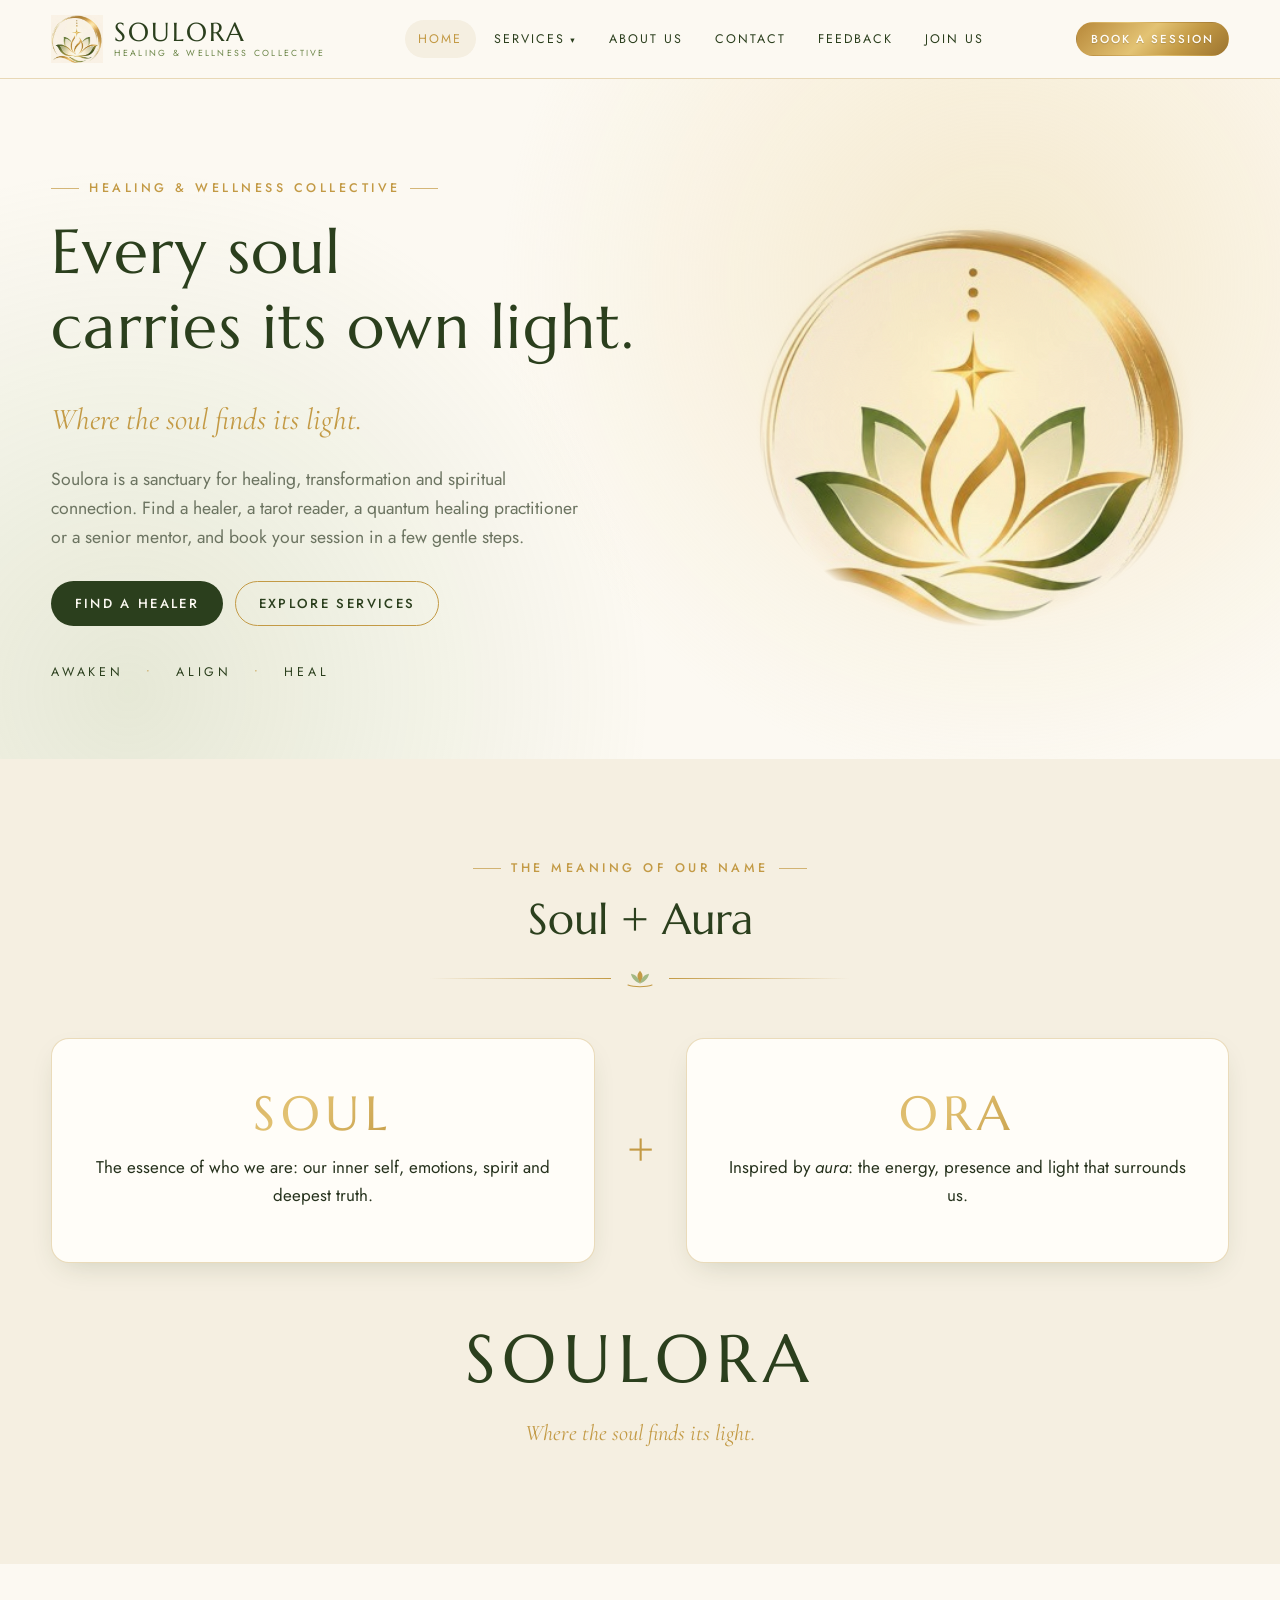
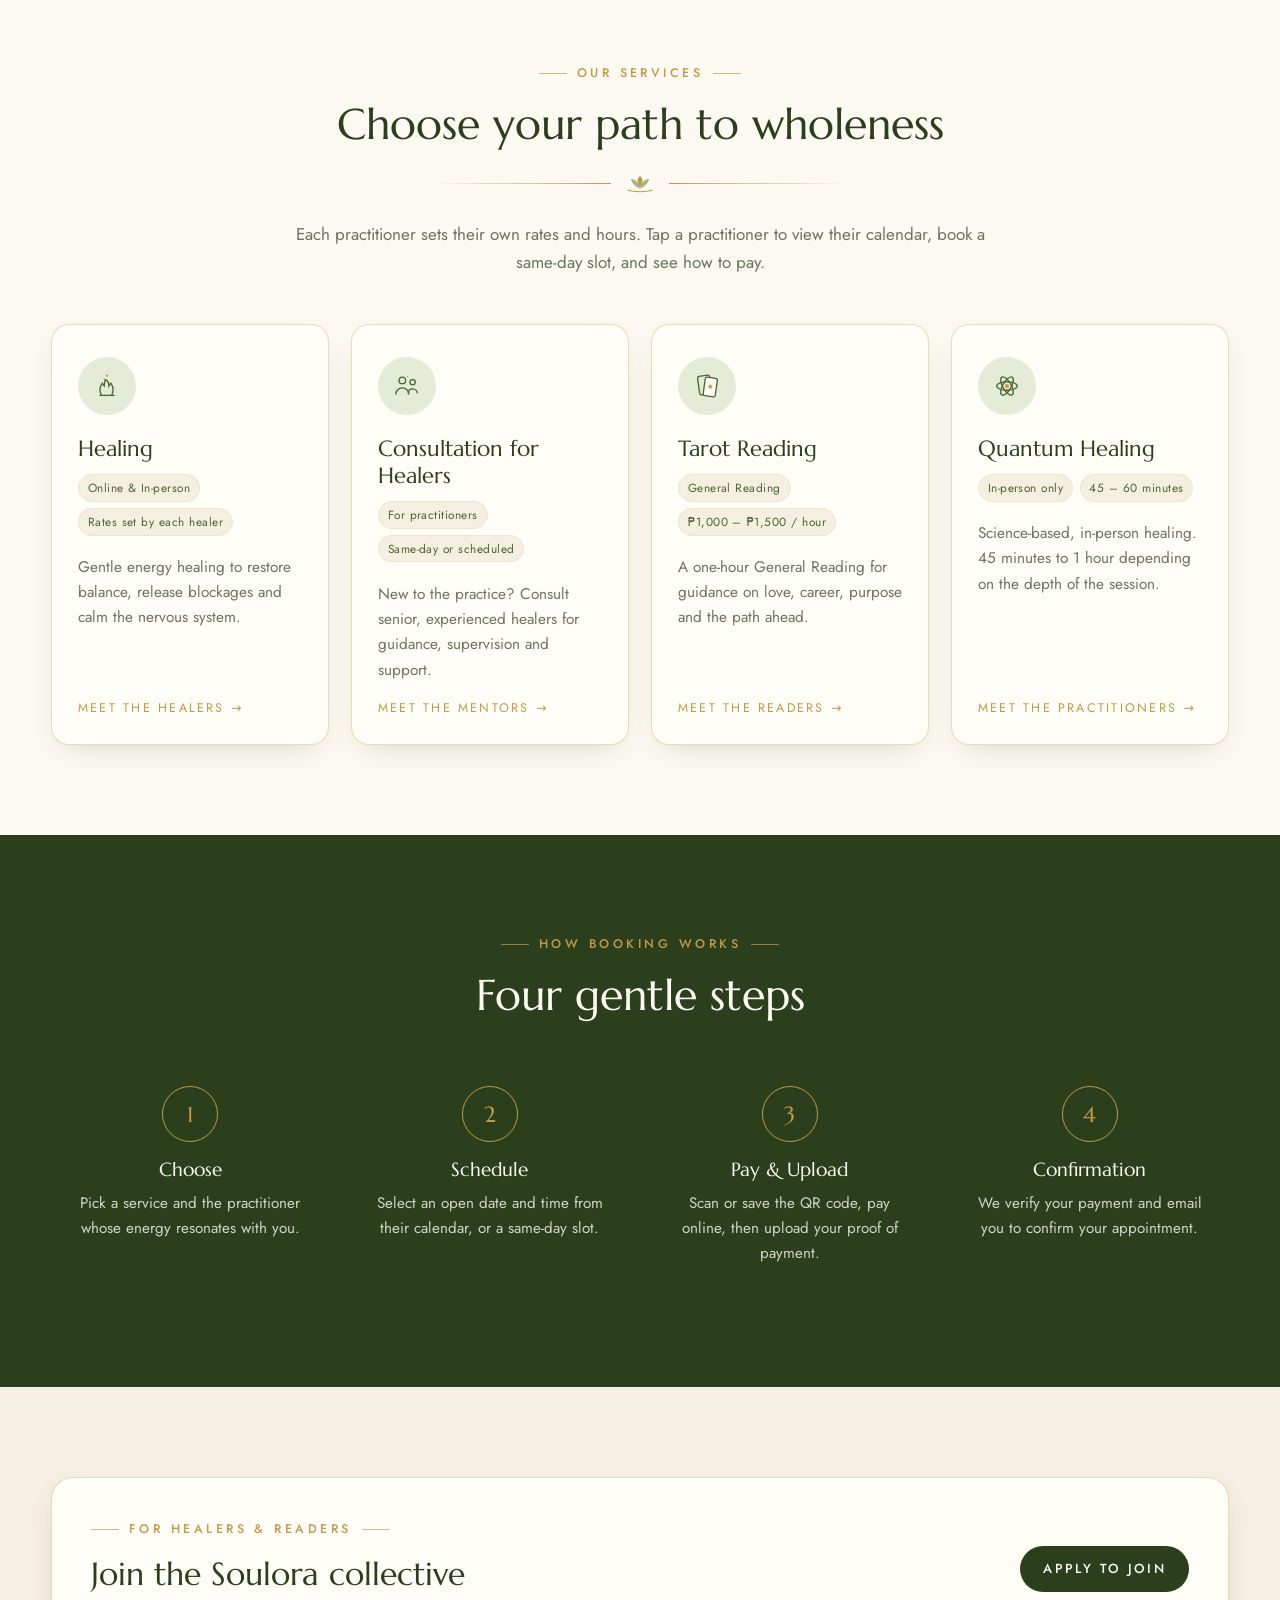
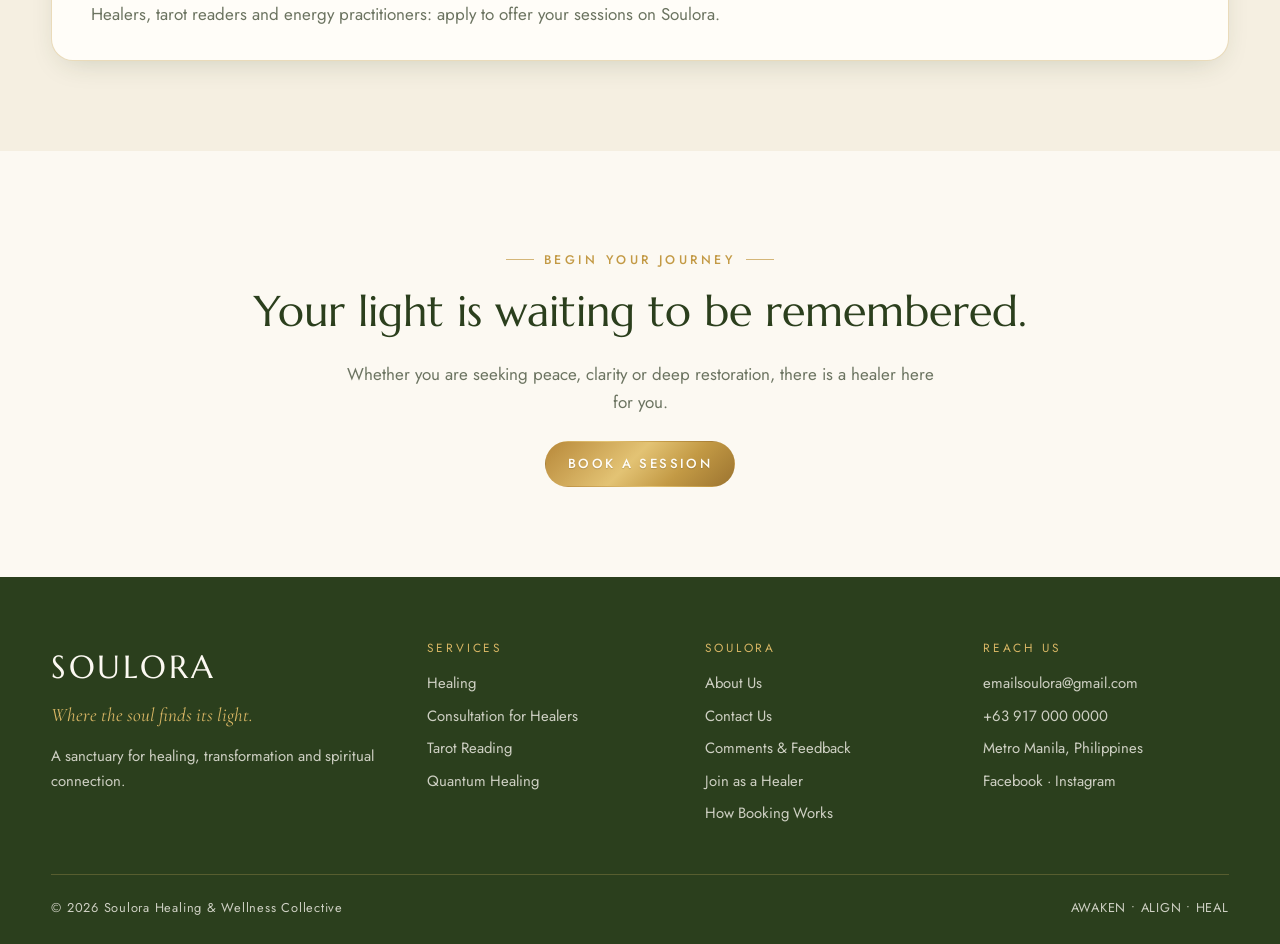
<file: index.html>
<!DOCTYPE html>
<html lang="en">
<head>
  <meta charset="UTF-8">
  <meta name="viewport" content="width=device-width, initial-scale=1">
  <title>Soulora · Where the soul finds its light</title>
  <meta name="description" content="Soulora Healing & Wellness Collective: book healing sessions, tarot readings, quantum healing and consultations with senior healers. Where the soul finds its light.">
  <meta name="theme-color" content="#2b3f1d">
  <meta property="og:title" content="Soulora · Healing & Wellness Collective">
  <meta property="og:description" content="Where the soul finds its light. Book Healing, Tarot, Quantum Healing and Healer Consultations.">
  <link rel="icon" type="image/png" href="[data-uri]">
  <link rel="preconnect" href="https://fonts.googleapis.com">
  <link rel="preconnect" href="https://fonts.gstatic.com" crossorigin>
  <link href="https://fonts.googleapis.com/css2?family=Cormorant+Garamond:ital,wght@0,400;0,500;1,400&family=Jost:wght@300;400;500;600&family=Marcellus&display=swap" rel="stylesheet">
  <style>
/* ==========================================================================
   SOULORA — Healing & Wellness Collective
   Theme colours are taken directly from the Soulora logo:
   cream background, forest/sage greens (lotus leaves), and brushed gold.
   ========================================================================== */

:root {
  --cream: #fcf9f2;
  --cream-2: #f5efe1;
  --cream-3: #ede4cf;
  --forest: #2b3f1d;
  --green: #4a6630;
  --green-2: #6b8547;
  --sage: #a3b884;
  --sage-light: #e4ebd6;
  --gold: #c39a45;
  --gold-2: #d9b765;
  --gold-light: #efdcae;
  --ink: #26321d;
  --muted: #6c7461;
  --line: rgba(195, 154, 69, 0.35);
  --white: #fffdf8;
  --danger: #a5462f;

  --font-display: "Marcellus", "Cormorant Garamond", Georgia, serif;
  --font-serif: "Cormorant Garamond", Georgia, serif;
  --font-body: "Jost", "Segoe UI", system-ui, sans-serif;

  --radius: 18px;
  --radius-sm: 10px;
  --shadow: 0 10px 30px -12px rgba(43, 63, 29, 0.22);
  --shadow-lg: 0 24px 60px -20px rgba(43, 63, 29, 0.35);
  --gold-grad: linear-gradient(135deg, #b8893a 0%, #e3c374 45%, #c39a45 70%, #9c7430 100%);
  --max: 1180px;
}

*,
*::before,
*::after { box-sizing: border-box; }

html { scroll-behavior: smooth; }

body {
  margin: 0;
  font-family: var(--font-body);
  font-size: 17px;
  line-height: 1.65;
  color: var(--ink);
  background: var(--cream);
  -webkit-font-smoothing: antialiased;
}

img { max-width: 100%; display: block; }
a { color: var(--green); text-decoration: none; }
a:hover { color: var(--gold); }
button { font: inherit; cursor: pointer; }
h1, h2, h3, h4 { font-family: var(--font-display); font-weight: 400; color: var(--forest); line-height: 1.2; margin: 0 0 .5em; }
h1 { font-size: clamp(2.4rem, 5vw, 3.9rem); letter-spacing: .02em; }
h2 { font-size: clamp(1.9rem, 3.4vw, 2.7rem); }
h3 { font-size: 1.4rem; }
p { margin: 0 0 1em; }

.container { width: min(var(--max), 92%); margin-inline: auto; }

.eyebrow {
  font-family: var(--font-body);
  text-transform: uppercase;
  letter-spacing: .28em;
  font-size: .78rem;
  font-weight: 500;
  color: var(--gold);
  display: inline-flex;
  align-items: center;
  gap: .8em;
  margin-bottom: 1rem;
}
.eyebrow::before, .eyebrow::after { content: ""; width: 28px; height: 1px; background: var(--gold); opacity: .7; }

.serif-italic { font-family: var(--font-serif); font-style: italic; }

/* Gold leaf divider (echoes the small lotus under the logo wordmark) */
.divider {
  display: flex; align-items: center; justify-content: center; gap: 14px;
  margin: 1.2rem auto 1.6rem; max-width: 420px;
}
.divider::before, .divider::after { content: ""; flex: 1; height: 1px; background: linear-gradient(90deg, transparent, var(--gold)); }
.divider::after { background: linear-gradient(90deg, var(--gold), transparent); }
.divider svg { width: 30px; height: 22px; }

/* ---------- Buttons ---------- */
.btn {
  display: inline-flex; align-items: center; justify-content: center; gap: .55em;
  padding: .85em 1.7em;
  border-radius: 999px;
  border: 1px solid transparent;
  font-family: var(--font-body);
  font-size: .82rem;
  letter-spacing: .18em;
  text-transform: uppercase;
  font-weight: 500;
  transition: transform .2s ease, box-shadow .2s ease, background .2s ease, color .2s ease;
  white-space: nowrap;
}
.btn:hover { transform: translateY(-1px); }
.btn-primary { background: var(--forest); color: var(--cream); }
.btn-primary:hover { background: var(--green); color: var(--white); box-shadow: var(--shadow); }
.btn-gold { background: var(--gold-grad); color: var(--white); text-shadow: 0 1px 1px rgba(0,0,0,.15); }
.btn-gold:hover { color: var(--white); box-shadow: 0 10px 24px -10px rgba(195,154,69,.8); }
.btn-ghost { background: transparent; color: var(--forest); border-color: var(--gold); }
.btn-ghost:hover { background: var(--cream-2); color: var(--forest); }
.btn-sm { padding: .6em 1.15em; font-size: .72rem; }
.btn[disabled] { opacity: .45; cursor: not-allowed; transform: none; box-shadow: none; }

/* ---------- Header ---------- */
.site-header {
  position: sticky; top: 0; z-index: 50;
  background: rgba(252, 249, 242, .92);
  backdrop-filter: blur(10px);
  border-bottom: 1px solid var(--line);
}
.nav { display: flex; align-items: center; justify-content: space-between; height: 78px; gap: 1rem; }
.brand { display: flex; align-items: center; gap: .7rem; color: var(--forest); }
.brand img { width: 52px; height: auto; mix-blend-mode: multiply; }
.brand-text { display: flex; flex-direction: column; line-height: 1; }
.brand-name { font-family: var(--font-display); font-size: 1.6rem; letter-spacing: .08em; color: var(--forest); }
.brand-sub { font-size: .55rem; letter-spacing: .26em; text-transform: uppercase; color: var(--green-2); margin-top: 4px; }

.nav-links { display: flex; align-items: center; gap: .3rem; list-style: none; margin: 0; padding: 0; }
.nav-links > li { position: relative; }
.nav-links a, .nav-links .nav-trigger {
  display: block; padding: .55rem .85rem;
  font-size: .78rem; letter-spacing: .16em; text-transform: uppercase;
  color: var(--forest); background: none; border: 0; border-radius: 999px;
}
.nav-links a:hover, .nav-links .nav-trigger:hover, .nav-links a.active { color: var(--gold); }
.nav-links a.active { background: var(--cream-2); }
.nav-trigger::after { content: " ▾"; font-size: .7em; }

.submenu {
  position: absolute; top: calc(100% + 8px); left: 50%; transform: translate(-50%, 6px);
  min-width: 250px; list-style: none; margin: 0; padding: .6rem;
  background: var(--white); border: 1px solid var(--line); border-radius: 14px; box-shadow: var(--shadow-lg);
  opacity: 0; visibility: hidden; transition: all .2s ease;
}
.has-sub:hover .submenu, .has-sub:focus-within .submenu, .has-sub.open .submenu { opacity: 1; visibility: visible; transform: translate(-50%, 0); }
.submenu a { text-transform: none; letter-spacing: .02em; font-size: .98rem; border-radius: 10px; padding: .6rem .8rem; }
.submenu a small { display: block; color: var(--muted); font-size: .78rem; }
.submenu a:hover { background: var(--cream-2); color: var(--forest); }

.nav-cta { display: flex; align-items: center; gap: .6rem; }
.menu-toggle { display: none; background: none; border: 1px solid var(--line); border-radius: 10px; width: 44px; height: 44px; color: var(--forest); }
.menu-toggle span { display: block; width: 20px; height: 1.5px; background: currentColor; margin: 5px auto; transition: .2s; }

/* ---------- Hero ---------- */
.hero {
  position: relative; overflow: hidden;
  padding: clamp(3rem, 7vw, 6rem) 0 clamp(3rem, 6vw, 5rem);
  background:
    radial-gradient(circle at 78% 30%, rgba(239, 220, 174, .55), transparent 45%),
    radial-gradient(circle at 10% 90%, rgba(163, 184, 132, .25), transparent 40%),
    var(--cream);
}
.hero-grid { display: grid; grid-template-columns: 1.1fr .9fr; align-items: center; gap: 3rem; }
.hero h1 span { display: block; }
.hero .tagline { font-family: var(--font-serif); font-style: italic; font-size: clamp(1.4rem, 2.4vw, 1.9rem); color: var(--gold); margin-bottom: 1.2rem; }
.hero p.lead { font-size: 1.1rem; color: var(--muted); max-width: 540px; }
.hero-actions { display: flex; flex-wrap: wrap; gap: .8rem; margin-top: 1.8rem; }
.hero-art { position: relative; display: grid; place-items: center; }
.hero-art img { position: relative; width: min(440px, 100%); mix-blend-mode: multiply; animation: float 7s ease-in-out infinite;
  -webkit-mask-image: radial-gradient(closest-side, #000 90%, transparent 100%); mask-image: radial-gradient(closest-side, #000 90%, transparent 100%); }
.hero-art::before {
  content: ""; position: absolute; width: 78%; aspect-ratio: 1; border-radius: 50%;
  background: radial-gradient(circle, rgba(255, 246, 214, .95), rgba(239, 220, 174, 0) 70%);
  filter: blur(8px);
}
.pillars { display: flex; gap: 1.4rem; margin-top: 2.2rem; font-size: .78rem; letter-spacing: .3em; text-transform: uppercase; color: var(--forest); }
.pillars span::before { content: "•"; color: var(--gold); margin-right: 1.4rem; }
.pillars span:first-child::before { display: none; }

@keyframes float { 0%, 100% { transform: translateY(0); } 50% { transform: translateY(-10px); } }

/* ---------- Sections ---------- */
section { padding: clamp(3.5rem, 7vw, 6rem) 0; }
.section-head { text-align: center; max-width: 720px; margin: 0 auto 3rem; }
.section-head p { color: var(--muted); }
.bg-soft { background: var(--cream-2); }
.bg-forest { background: var(--forest); color: var(--cream); }
.bg-forest h2, .bg-forest h3 { color: var(--cream); }
.bg-forest p { color: rgba(252, 249, 242, .8); }

/* Meaning (SOUL + ORA) */
.meaning { display: grid; grid-template-columns: 1fr auto 1fr; gap: 2rem; align-items: stretch; }
.meaning-card { background: var(--white); border: 1px solid var(--line); border-radius: var(--radius); padding: 2.2rem; text-align: center; box-shadow: var(--shadow); }
.meaning-card .word { font-family: var(--font-display); font-size: 3rem; letter-spacing: .12em; background: var(--gold-grad); -webkit-background-clip: text; background-clip: text; color: transparent; }
.meaning-plus { display: grid; place-items: center; font-family: var(--font-display); font-size: 2.6rem; color: var(--gold); }
.meaning-result { text-align: center; margin-top: 2.6rem; }
.meaning-result .word { font-family: var(--font-display); font-size: clamp(2.6rem, 6vw, 4.2rem); letter-spacing: .1em; color: var(--forest); }

/* Service cards */
.services-grid { display: grid; grid-template-columns: repeat(4, 1fr); gap: 1.4rem; }
.service-card {
  position: relative; display: flex; flex-direction: column;
  background: var(--white); border: 1px solid var(--line); border-radius: var(--radius);
  padding: 2rem 1.6rem 1.6rem; box-shadow: var(--shadow); transition: transform .25s ease, box-shadow .25s ease;
  color: var(--ink);
}
.service-card:hover { transform: translateY(-6px); box-shadow: var(--shadow-lg); color: var(--ink); }
.service-icon { width: 58px; height: 58px; border-radius: 50%; display: grid; place-items: center; background: var(--sage-light); margin-bottom: 1.2rem; }
.service-icon svg { width: 30px; height: 30px; }
.service-card h3 { margin-bottom: .4rem; }
.service-card p { font-size: .96rem; color: var(--muted); flex: 1; }
.service-meta { display: flex; flex-wrap: wrap; gap: .4rem; margin: .4rem 0 1.2rem; }
.chip { display: inline-flex; align-items: center; gap: .35em; padding: .25em .75em; border-radius: 999px; font-size: .74rem; letter-spacing: .04em; background: var(--cream-2); color: var(--green); border: 1px solid var(--cream-3); }
.chip.gold { background: #fbf2dc; color: #8a6a26; border-color: var(--gold-light); }
.chip.warn { background: #f8ebe4; color: var(--danger); border-color: #efd3c6; }
.link-arrow { font-size: .78rem; letter-spacing: .18em; text-transform: uppercase; color: var(--gold); }

/* Steps */
.steps { display: grid; grid-template-columns: repeat(4, 1fr); gap: 1.4rem; counter-reset: step; }
.step { text-align: center; padding: 1rem; }
.step-num { width: 56px; height: 56px; margin: 0 auto 1rem; border-radius: 50%; border: 1px solid var(--gold); display: grid; place-items: center; font-family: var(--font-display); font-size: 1.4rem; color: var(--gold); background: var(--white); }
.bg-forest .step-num { background: transparent; }
.step h3 { font-size: 1.2rem; }
.step p { font-size: .95rem; }

/* Page banner */
.page-banner {
  padding: clamp(3rem, 6vw, 4.5rem) 0 clamp(2.5rem, 5vw, 3.5rem);
  text-align: center;
  background:
    radial-gradient(ellipse at 50% 0%, rgba(239, 220, 174, .6), transparent 60%),
    var(--cream);
  border-bottom: 1px solid var(--line);
}
.page-banner p { max-width: 680px; margin: 0 auto; color: var(--muted); font-size: 1.08rem; }
.info-strip { display: flex; flex-wrap: wrap; justify-content: center; gap: .6rem; margin-top: 1.6rem; }
.info-strip .chip { font-size: .82rem; padding: .45em 1em; }

/* ---------- Practitioner cards ---------- */
.practitioners { display: grid; grid-template-columns: repeat(auto-fill, minmax(280px, 1fr)); gap: 1.6rem; align-items: start; }
.p-card {
  background: var(--white); border: 1px solid var(--line); border-radius: var(--radius);
  box-shadow: var(--shadow); overflow: hidden; transition: box-shadow .25s ease, transform .25s ease;
}
.p-card:hover { box-shadow: var(--shadow-lg); }
.p-card.open { box-shadow: var(--shadow-lg); border-color: var(--gold); }
.p-head { display: block; width: 100%; text-align: left; background: none; border: 0; padding: 0; color: inherit; }
.p-photo { position: relative; aspect-ratio: 4 / 3.4; background: var(--cream-2); overflow: hidden; }
.p-photo img, .p-photo svg { width: 100%; height: 100%; object-fit: cover; transition: transform .5s ease; }
.p-card:hover .p-photo img, .p-card:hover .p-photo svg { transform: scale(1.03); }
.p-badge { position: absolute; top: 12px; left: 12px; }
.p-badge .chip { background: rgba(255, 253, 248, .92); }
.p-body { padding: 1.2rem 1.4rem 1.3rem; }
.p-name { font-family: var(--font-display); font-size: 1.45rem; color: var(--forest); margin: 0; }
.p-title { font-size: .8rem; letter-spacing: .14em; text-transform: uppercase; color: var(--gold); margin-bottom: .6rem; }
.p-row { display: flex; justify-content: space-between; align-items: center; gap: .6rem; font-size: .9rem; color: var(--muted); }
.p-rate { font-family: var(--font-display); font-size: 1.25rem; color: var(--forest); }
.p-rate small { font-family: var(--font-body); font-size: .75rem; color: var(--muted); }
.p-toggle { display: flex; align-items: center; justify-content: center; gap: .5rem; margin-top: 1rem; padding-top: .9rem; border-top: 1px dashed var(--line); font-size: .74rem; letter-spacing: .2em; text-transform: uppercase; color: var(--green); }
.p-toggle .chev { transition: transform .25s ease; }
.p-card.open .p-toggle .chev { transform: rotate(180deg); }

.p-drop { display: grid; grid-template-rows: 0fr; transition: grid-template-rows .35s ease; }
.p-card.open .p-drop { grid-template-rows: 1fr; }
.p-drop > div { overflow: hidden; }
.p-drop-inner { padding: 0 1.4rem 1.4rem; }
.drop-links { display: grid; gap: .55rem; margin-bottom: 1.1rem; }
.drop-link {
  display: flex; align-items: center; gap: .8rem; width: 100%; text-align: left;
  padding: .8rem .95rem; border-radius: 12px; border: 1px solid var(--cream-3); background: var(--cream);
  color: var(--forest); transition: all .2s ease;
}
.drop-link:hover { border-color: var(--gold); background: #fffaf0; }
.drop-link .ico { width: 36px; height: 36px; flex: none; border-radius: 50%; display: grid; place-items: center; background: var(--sage-light); color: var(--green); }
.drop-link .ico.gold { background: #fbf2dc; color: var(--gold); }
.drop-link strong { display: block; font-weight: 500; font-size: .95rem; }
.drop-link small { color: var(--muted); font-size: .8rem; }
.drop-link[disabled] { opacity: .55; cursor: not-allowed; }
.drop-link[disabled]:hover { border-color: var(--cream-3); background: var(--cream); }

.hours-list { list-style: none; padding: 0; margin: 0 0 1rem; font-size: .88rem; }
.hours-list li { display: flex; justify-content: space-between; padding: .3rem 0; border-bottom: 1px dotted var(--cream-3); }
.hours-list li span:last-child { color: var(--muted); }
.hours-list li.off span:last-child { color: #b5ad9b; font-style: italic; }

.howto { background: var(--cream-2); border-radius: 14px; padding: 1rem 1.1rem; font-size: .88rem; }
.howto h4 { font-family: var(--font-body); font-size: .74rem; letter-spacing: .2em; text-transform: uppercase; color: var(--gold); margin: 0 0 .5rem; }
.howto ol { margin: 0 0 .9rem; padding-left: 1.2rem; }
.howto ol:last-child { margin-bottom: 0; }
.howto li { margin-bottom: .25rem; }
.qr-mini { display: flex; gap: .9rem; align-items: center; margin: .2rem 0 .9rem; padding: .7rem; background: var(--white); border-radius: 12px; border: 1px solid var(--cream-3); }
.qr-mini .qr { width: 86px; height: 86px; flex: none; }
.qr-mini p { margin: 0; font-size: .82rem; }

/* Info panel (page-level instructions) */
.guide-grid { display: grid; grid-template-columns: 1fr 1fr; gap: 1.6rem; }
.guide-card { background: var(--white); border: 1px solid var(--line); border-radius: var(--radius); padding: 2rem; }
.guide-card ol { padding-left: 1.2rem; margin: 0; }
.guide-card li { margin-bottom: .6rem; }
.notice { display: flex; gap: .8rem; padding: 1rem 1.2rem; border-radius: 14px; background: #fbf2dc; border: 1px solid var(--gold-light); font-size: .93rem; color: #6d5420; }
.notice svg { flex: none; width: 22px; height: 22px; margin-top: 2px; }

/* ---------- Modal ---------- */
.modal-backdrop {
  position: fixed; inset: 0; z-index: 100; background: rgba(32, 45, 22, .55);
  backdrop-filter: blur(4px); display: grid; place-items: center; padding: 1rem;
  opacity: 0; visibility: hidden; transition: opacity .25s ease;
}
.modal-backdrop.show { opacity: 1; visibility: visible; }
.modal {
  width: min(760px, 100%); max-height: calc(100vh - 2rem); overflow: auto;
  background: var(--cream); border-radius: 22px; border: 1px solid var(--line); box-shadow: var(--shadow-lg);
  transform: translateY(14px); transition: transform .25s ease;
}
.modal-backdrop.show .modal { transform: translateY(0); }
.modal-head { position: sticky; top: 0; z-index: 2; display: flex; align-items: center; gap: 1rem; padding: 1.1rem 1.5rem; background: var(--white); border-bottom: 1px solid var(--line); }
.modal-head .avatar { width: 48px; height: 48px; border-radius: 50%; overflow: hidden; flex: none; border: 2px solid var(--gold-light); }
.modal-head .avatar img, .modal-head .avatar svg { width: 100%; height: 100%; object-fit: cover; }
.modal-head h3 { margin: 0; font-size: 1.3rem; }
.modal-head small { color: var(--muted); font-size: .82rem; }
.modal-close { margin-left: auto; width: 40px; height: 40px; border-radius: 50%; border: 1px solid var(--line); background: var(--cream); color: var(--forest); font-size: 1.3rem; line-height: 1; }
.modal-body { padding: 1.5rem; }

.stepper { display: flex; gap: .4rem; margin-bottom: 1.4rem; }
.stepper div { flex: 1; text-align: center; font-size: .68rem; letter-spacing: .14em; text-transform: uppercase; color: var(--muted); padding-top: .55rem; border-top: 3px solid var(--cream-3); }
.stepper div.on { color: var(--forest); border-top-color: var(--gold); }

.cal-wrap { display: grid; grid-template-columns: 1.15fr 1fr; gap: 1.4rem; }
.calendar { background: var(--white); border: 1px solid var(--cream-3); border-radius: 16px; padding: 1rem; }
.cal-head { display: flex; align-items: center; justify-content: space-between; margin-bottom: .6rem; }
.cal-head strong { font-family: var(--font-display); font-weight: 400; font-size: 1.15rem; color: var(--forest); }
.cal-nav { width: 34px; height: 34px; border-radius: 50%; border: 1px solid var(--cream-3); background: var(--cream); color: var(--forest); }
.cal-nav[disabled] { opacity: .35; cursor: not-allowed; }
.cal-grid { display: grid; grid-template-columns: repeat(7, 1fr); gap: 4px; }
.cal-dow { font-size: .68rem; letter-spacing: .1em; text-transform: uppercase; color: var(--muted); text-align: center; padding: .3rem 0; }
.cal-day {
  aspect-ratio: 1; border-radius: 10px; border: 1px solid transparent; background: none;
  font-size: .9rem; color: #c3bba8; display: grid; place-items: center; position: relative;
}
.cal-day.avail { color: var(--forest); background: var(--sage-light); border-color: #d5dfc1; }
.cal-day.avail:hover { border-color: var(--gold); }
.cal-day.today::after { content: ""; position: absolute; bottom: 5px; width: 4px; height: 4px; border-radius: 50%; background: var(--gold); }
.cal-day.sel { background: var(--forest); color: var(--cream); border-color: var(--forest); }
.cal-day.sel.today::after { background: var(--gold-light); }
.cal-legend { display: flex; gap: 1rem; font-size: .74rem; color: var(--muted); margin-top: .7rem; }
.cal-legend i { display: inline-block; width: 10px; height: 10px; border-radius: 3px; margin-right: .3rem; vertical-align: middle; }

.slots h4 { font-family: var(--font-body); font-size: .74rem; letter-spacing: .2em; text-transform: uppercase; color: var(--gold); margin-bottom: .7rem; }
.slot-grid { display: grid; grid-template-columns: repeat(2, 1fr); gap: .5rem; }
.slot { padding: .65rem .5rem; border-radius: 10px; border: 1px solid var(--cream-3); background: var(--white); color: var(--forest); font-size: .9rem; }
.slot:hover { border-color: var(--gold); }
.slot.sel { background: var(--forest); color: var(--cream); border-color: var(--forest); }
.slot[disabled] { color: #c3bba8; text-decoration: line-through; background: var(--cream); cursor: not-allowed; }
.empty-note { padding: 1.2rem; border-radius: 12px; background: var(--white); border: 1px dashed var(--cream-3); color: var(--muted); font-size: .9rem; text-align: center; }

.summary { background: var(--white); border: 1px solid var(--cream-3); border-radius: 14px; padding: 1rem 1.2rem; margin-bottom: 1.2rem; font-size: .93rem; }
.summary div { display: flex; justify-content: space-between; gap: 1rem; padding: .25rem 0; }
.summary div span:first-child { color: var(--muted); }
.summary div span:last-child { text-align: right; color: var(--forest); font-weight: 500; }

.modal-foot { display: flex; justify-content: space-between; align-items: center; gap: 1rem; margin-top: 1.4rem; padding-top: 1.2rem; border-top: 1px solid var(--line); }

/* Forms */
.form-grid { display: grid; grid-template-columns: 1fr 1fr; gap: 1rem; }
.field { display: flex; flex-direction: column; gap: .35rem; min-width: 0; }
.field input, .field select, .field textarea { width: 100%; }
.field.full { grid-column: 1 / -1; }
.field label { font-size: .74rem; letter-spacing: .16em; text-transform: uppercase; color: var(--green); }
.field label .req { color: var(--gold); }
.field input, .field select, .field textarea {
  font: inherit; font-size: .98rem; padding: .78rem .95rem; border-radius: 12px;
  border: 1px solid var(--cream-3); background: var(--white); color: var(--ink); transition: border .2s, box-shadow .2s;
}
.field textarea { min-height: 120px; resize: vertical; }
.field input:focus, .field select:focus, .field textarea:focus { outline: none; border-color: var(--gold); box-shadow: 0 0 0 4px rgba(195, 154, 69, .15); }
.field .hint { font-size: .8rem; color: var(--muted); }
.field.error input, .field.error select, .field.error textarea { border-color: var(--danger); }
.field .err { font-size: .8rem; color: var(--danger); display: none; }
.field.error .err { display: block; }
.check { display: flex; gap: .6rem; align-items: flex-start; font-size: .9rem; color: var(--muted); }
.check input { margin-top: .35rem; accent-color: var(--green); }

/* Payment step */
.pay-grid { display: grid; grid-template-columns: 240px 1fr; gap: 1.4rem; align-items: start; }
.qr-box { background: var(--white); border: 1px solid var(--line); border-radius: 16px; padding: 1rem; text-align: center; }
.qr-box .qr { width: 100%; aspect-ratio: 1; }
.qr-box .acct { font-size: .85rem; margin: .7rem 0 .8rem; color: var(--muted); }
.qr-box .acct strong { display: block; color: var(--forest); font-size: .95rem; }
.amount { font-family: var(--font-display); font-size: 1.9rem; color: var(--forest); }

.upload {
  display: flex; flex-direction: column; align-items: center; justify-content: center; gap: .4rem;
  padding: 1.4rem; border: 1.5px dashed var(--gold); border-radius: 14px; background: #fffaf0; text-align: center; cursor: pointer;
  transition: background .2s;
}
.upload:hover, .upload.drag { background: #fbf2dc; }
.upload input { display: none; }
.field label.upload { text-transform: none; letter-spacing: normal; font-size: .95rem; }
.pay-grid > *, .cal-wrap > * { min-width: 0; }
.upload small { color: var(--muted); }
.upload-preview { display: flex; align-items: center; gap: .8rem; margin-top: .7rem; padding: .6rem; border-radius: 12px; background: var(--white); border: 1px solid var(--cream-3); font-size: .88rem; }
.upload-preview img { width: 56px; height: 56px; object-fit: cover; border-radius: 8px; }
.upload-preview button { margin-left: auto; background: none; border: 0; color: var(--danger); font-size: .8rem; }

.success { text-align: center; padding: 1rem .5rem; }
.success .seal { width: 84px; height: 84px; border-radius: 50%; margin: 0 auto 1rem; display: grid; place-items: center; background: var(--gold-grad); color: var(--white); }
.success .ref { display: inline-block; margin: .4rem 0 1.2rem; padding: .5rem 1.1rem; border-radius: 999px; background: var(--white); border: 1px solid var(--gold); font-family: var(--font-display); letter-spacing: .14em; color: var(--forest); }
.success ul { text-align: left; max-width: 460px; margin: 0 auto 1.4rem; padding-left: 1.2rem; color: var(--muted); font-size: .94rem; }

/* ---------- About ---------- */
.about-grid { display: grid; grid-template-columns: .9fr 1.1fr; gap: 3.5rem; align-items: center; }
.about-logo { background: var(--white); border: 1px solid var(--line); border-radius: 24px; padding: 1.2rem; box-shadow: var(--shadow); }
.about-logo img { mix-blend-mode: multiply; }
.values { display: grid; grid-template-columns: repeat(3, 1fr); gap: 1.4rem; }
.value { background: var(--white); border-radius: var(--radius); border: 1px solid var(--line); padding: 2rem 1.6rem; text-align: center; }
.value .word { font-family: var(--font-display); font-size: 1.6rem; letter-spacing: .2em; color: var(--forest); margin-bottom: .6rem; }
blockquote.mission { margin: 0; font-family: var(--font-serif); font-style: italic; font-size: clamp(1.4rem, 2.6vw, 2rem); line-height: 1.45; color: var(--cream); text-align: center; max-width: 820px; margin-inline: auto; }

/* ---------- Contact ---------- */
.contact-grid { display: grid; grid-template-columns: .85fr 1.15fr; gap: 2rem; align-items: start; }
.contact-list { display: grid; gap: 1rem; }
.contact-item { display: flex; gap: 1rem; align-items: flex-start; background: var(--white); border: 1px solid var(--line); border-radius: 16px; padding: 1.1rem 1.2rem; }
.contact-item .ico { width: 44px; height: 44px; flex: none; border-radius: 50%; display: grid; place-items: center; background: var(--sage-light); color: var(--green); }
.contact-item strong { display: block; font-weight: 500; color: var(--forest); }
.contact-item span { color: var(--muted); font-size: .94rem; }
.form-card { background: var(--white); border: 1px solid var(--line); border-radius: 22px; padding: 2rem; box-shadow: var(--shadow); }
.form-success { display: none; padding: 1rem 1.2rem; margin-bottom: 1rem; border-radius: 12px; background: var(--sage-light); color: var(--forest); font-size: .95rem; }
.form-success.show { display: block; }

/* ---------- Feedback ---------- */
.stars { display: inline-flex; gap: .25rem; direction: rtl; }
.stars input { display: none; }
.stars label { font-size: 1.9rem; color: var(--cream-3); cursor: pointer; transition: color .15s; letter-spacing: 0; text-transform: none; }
.stars label:hover, .stars label:hover ~ label, .stars input:checked ~ label { color: var(--gold); }
.feedback-wall { display: grid; grid-template-columns: repeat(auto-fill, minmax(280px, 1fr)); gap: 1.2rem; }
.fb-card { background: var(--white); border: 1px solid var(--line); border-radius: 18px; padding: 1.4rem; }
.fb-card .rating { color: var(--gold); letter-spacing: .1em; }
.fb-card p { font-family: var(--font-serif); font-size: 1.15rem; font-style: italic; color: var(--ink); margin: .5rem 0 .8rem; }
.fb-card footer { font-size: .82rem; color: var(--muted); }

/* ---------- Footer ---------- */
.site-footer { background: var(--forest); color: rgba(252, 249, 242, .78); padding: 4rem 0 1.6rem; font-size: .93rem; }
.footer-grid { display: grid; grid-template-columns: 1.4fr 1fr 1fr 1fr; gap: 2rem; }
.site-footer h4 { font-family: var(--font-body); font-size: .74rem; letter-spacing: .24em; text-transform: uppercase; color: var(--gold-2); margin-bottom: 1rem; }
.site-footer ul { list-style: none; padding: 0; margin: 0; display: grid; gap: .5rem; }
.site-footer a { color: rgba(252, 249, 242, .78); }
.site-footer a:hover { color: var(--gold-2); }
.footer-brand .brand-name { color: var(--cream); font-size: 2rem; }
.footer-brand .tag { font-family: var(--font-serif); font-style: italic; color: var(--gold-2); font-size: 1.2rem; margin: .4rem 0 .8rem; }
.footer-bottom { display: flex; flex-wrap: wrap; justify-content: space-between; gap: 1rem; margin-top: 3rem; padding-top: 1.4rem; border-top: 1px solid rgba(217, 183, 101, .25); font-size: .8rem; letter-spacing: .06em; }

/* Toast */
.toast { position: fixed; left: 50%; bottom: 24px; transform: translate(-50%, 30px); z-index: 200; background: var(--forest); color: var(--cream); padding: .8rem 1.3rem; border-radius: 999px; font-size: .9rem; box-shadow: var(--shadow-lg); opacity: 0; transition: all .3s ease; pointer-events: none; }
.toast.show { opacity: 1; transform: translate(-50%, 0); }

/* View transitions */
.view { animation: fadeIn .45s ease; }
@keyframes fadeIn { from { opacity: 0; transform: translateY(8px); } to { opacity: 1; transform: none; } }

/* ---------- Responsive ---------- */
@media (max-width: 1024px) {
  .services-grid { grid-template-columns: repeat(2, 1fr); }
  .footer-grid { grid-template-columns: 1fr 1fr; }
}
/* ---------- Service switcher (all sizes) ---------- */
.svc-switch { position: sticky; top: 78px; z-index: 40; background: rgba(252, 249, 242, .95); backdrop-filter: blur(8px); border-bottom: 1px solid var(--line); }
.svc-switch .container { display: flex; gap: .5rem; overflow-x: auto; padding: .7rem 0; scrollbar-width: none; justify-content: center; }
.svc-switch .container::-webkit-scrollbar { display: none; }
.svc-switch a { flex: none; padding: .5rem 1.05rem; border-radius: 999px; border: 1px solid var(--cream-3); background: var(--white); color: var(--forest); font-size: .88rem; white-space: nowrap; }
.svc-switch a.on { background: var(--forest); color: var(--cream); border-color: var(--forest); }
.svc-section { padding-top: 2.5rem; }
.tap-hint { text-align: center; color: var(--muted); font-size: .95rem; margin: 0 0 1.4rem; }


/* ---------- Embedded forms (booking + healer sign-up) ---------- */
.form-embed { background: var(--white); border: 1px solid var(--line); border-radius: 16px; overflow: hidden; }
.form-embed iframe { display: block; width: 100%; min-height: 900px; border: 0; background: var(--white); }
.form-card .form-embed { border: 0; border-radius: 0; margin: 0 -.4rem; }
.form-embed-alt { margin: 0; padding: .7rem 1rem; font-size: .85rem; color: var(--muted); text-align: center; border-top: 1px solid var(--cream-3); background: var(--cream); }
.booking-copy { display: flex; flex-direction: column; gap: .6rem; margin-bottom: 1rem; }
.booking-copy .summary { margin-bottom: 0; }
.booking-copy .btn { align-self: flex-start; }
.form-note { display: inline-block; margin-left: 1rem; font-size: .82rem; color: var(--muted); }

/* ---------- Join page ---------- */
.join-grid { display: grid; grid-template-columns: .9fr 1.1fr; gap: 2.5rem; align-items: start; }
.join-steps { padding-left: 1.3rem; margin: 0; }
.join-steps li { margin-bottom: .9rem; }
.join-band { display: flex; align-items: center; justify-content: space-between; gap: 2rem; background: var(--white); border: 1px solid var(--line); border-radius: 22px; padding: 2rem 2.4rem; box-shadow: var(--shadow); }

@media (max-width: 900px) {
  .join-grid { grid-template-columns: 1fr; }
  .join-band { flex-direction: column; align-items: flex-start; padding: 1.6rem; }
  .form-embed iframe { min-height: 1000px; }
  .modal-body .form-embed { margin: 0 -1rem; border-radius: 0; border-left: 0; border-right: 0; }
  .form-note { display: block; margin: .6rem 0 0; }
}

/* ---------- Mobile menu panel + bottom tab bar (hidden on desktop) ---------- */
.mnav, .tabbar { display: none; }

@media (max-width: 1024px) {
  .services-grid { grid-template-columns: repeat(2, 1fr); }
  .footer-grid { grid-template-columns: 1fr 1fr; }
}

@media (max-width: 900px) {
  /* header */
  .nav { height: 64px; }
  .brand img { width: 42px; }
  .brand-name { font-size: 1.4rem; }
  .nav-links, .nav-cta .btn { display: none; }
  .menu-toggle { display: block; }
  body.menu-open .menu-toggle span:nth-child(1) { transform: translateY(6.5px) rotate(45deg); }
  body.menu-open .menu-toggle span:nth-child(2) { opacity: 0; }
  body.menu-open .menu-toggle span:nth-child(3) { transform: translateY(-6.5px) rotate(-45deg); }
  .svc-switch { top: 64px; }
  .svc-switch .container { justify-content: flex-start; width: 100%; padding-inline: 4%; }

  /* full-screen menu panel */
  .mnav { display: block; position: fixed; inset: 64px 0 0 0; z-index: 45; background: rgba(32, 45, 22, .35); opacity: 0; visibility: hidden; transition: opacity .25s ease, visibility .25s; }
  body.menu-open .mnav { opacity: 1; visibility: visible; }
  body.menu-open { overflow: hidden; }
  .mnav-panel { background: var(--cream); max-height: 100%; overflow-y: auto; padding: 1.1rem 5% calc(96px + env(safe-area-inset-bottom)); transform: translateY(-10px); transition: transform .25s ease; border-bottom-left-radius: 22px; border-bottom-right-radius: 22px; }
  body.menu-open .mnav-panel { transform: none; }
  .mnav-label { font-size: .72rem; letter-spacing: .24em; text-transform: uppercase; color: var(--gold); margin: .4rem 0 .7rem; }
  .mnav-services { display: grid; gap: .6rem; margin-bottom: 1.4rem; }
  .mnav-svc { display: flex; align-items: center; gap: .9rem; padding: .8rem .9rem; background: var(--white); border: 1px solid var(--line); border-radius: 16px; color: var(--forest); min-height: 64px; }
  .mnav-svc.active { border-color: var(--gold); background: #fffaf0; }
  .mnav-svc .service-icon { width: 46px; height: 46px; margin: 0; flex: none; }
  .mnav-svc .service-icon svg { width: 24px; height: 24px; }
  .mnav-svc strong { display: block; font-family: var(--font-display); font-weight: 400; font-size: 1.15rem; }
  .mnav-svc small { color: var(--muted); font-size: .8rem; }
  .mnav-arrow { margin-left: auto; font-size: 1.6rem; color: var(--gold); }
  .mnav-links { display: grid; background: var(--white); border: 1px solid var(--line); border-radius: 16px; overflow: hidden; }
  .mnav-links a { padding: 1rem 1.1rem; color: var(--forest); font-size: 1.05rem; border-bottom: 1px solid var(--cream-3); }
  .mnav-links a:last-child { border-bottom: 0; }
  .mnav-links a.active { color: var(--gold); background: #fffaf0; }
  .mnav-foot { margin-top: 1.2rem; text-align: center; color: var(--muted); font-size: .88rem; }

  /* bottom tab bar */
  body { padding-bottom: calc(70px + env(safe-area-inset-bottom)); }
  .tabbar {
    display: grid; grid-template-columns: repeat(5, 1fr); align-items: end;
    position: fixed; left: 0; right: 0; bottom: 0; z-index: 60;
    background: rgba(255, 253, 248, .97); backdrop-filter: blur(10px);
    border-top: 1px solid var(--line); box-shadow: 0 -8px 24px -16px rgba(43, 63, 29, .35);
    padding: 6px 4px calc(6px + env(safe-area-inset-bottom));
  }
  .tabbar a, .tabbar button { display: flex; flex-direction: column; align-items: center; justify-content: center; gap: 3px; min-height: 54px; background: none; border: 0; color: var(--muted); font-size: .7rem; letter-spacing: .04em; }
  .tabbar svg { width: 24px; height: 24px; }
  .tabbar .active { color: var(--forest); font-weight: 500; }
  .tabbar .active svg { color: var(--gold); }
  .tab-book-ico { width: 52px; height: 52px; margin-top: -24px; border-radius: 50%; display: grid; place-items: center; background: var(--gold-grad); color: var(--white); box-shadow: 0 8px 18px -8px rgba(156, 116, 48, .9); border: 3px solid var(--cream); }
  .tabbar .tab-book { color: var(--forest); font-weight: 500; }
  .tabbar .tab-book.active svg { color: var(--white); }
  .toast { bottom: calc(86px + env(safe-area-inset-bottom)); }
  .site-footer { padding-bottom: 1rem; }

  /* layout */
  .hero-grid, .about-grid, .contact-grid, .guide-grid { grid-template-columns: 1fr; }
  .hero { text-align: center; padding-top: 1.6rem; }
  .hero-grid { gap: .6rem; }
  .hero-art { order: -1; }
  .hero-art img { width: 170px; }
  .hero p.lead { margin-inline: auto; }
  .hero-actions, .pillars { justify-content: center; }
  .meaning { grid-template-columns: 1fr; gap: 1rem; }
  .meaning-plus { font-size: 2rem; }
  .steps { grid-template-columns: 1fr 1fr; }
  .values { grid-template-columns: 1fr; }
  .cal-wrap, .pay-grid { grid-template-columns: 1fr; }
  .qr-box { max-width: 300px; width: 100%; margin: 0 auto; }
  .about-logo { max-width: 420px; margin: 0 auto; }

  /* booking modal becomes a full-screen sheet with buttons always visible */
  .modal-backdrop { padding: 0; place-items: stretch; }
  .modal { width: 100%; max-height: none; height: 100%; height: 100dvh; border-radius: 0; border: 0; display: flex; flex-direction: column; overflow: hidden; }
  .modal-head { position: static; padding: .8rem 1rem; gap: .75rem; }
  .modal-head .avatar { width: 42px; height: 42px; }
  .modal-head h3 { font-size: 1.15rem; }
  .modal-head small { font-size: .76rem; display: block; line-height: 1.35; }
  .modal-close { width: 44px; height: 44px; flex: none; }
  .modal-body { flex: 1; overflow-y: auto; -webkit-overflow-scrolling: touch; padding: 1rem 1rem 0; }
  .modal-foot {
    position: sticky; bottom: 0; z-index: 3; margin: 1.2rem -1rem 0; padding: .8rem 1rem calc(.8rem + env(safe-area-inset-bottom));
    background: var(--white); border-top: 1px solid var(--line); box-shadow: 0 -8px 20px -14px rgba(43, 63, 29, .4);
    flex-direction: row; align-items: center;
  }
  .modal-foot .btn { flex: 1; padding-block: 1em; }
  .modal-foot .btn-ghost { flex: 0 0 auto; }
  .cal-day { font-size: 1rem; }
  .slot { padding: .85rem .5rem; font-size: 1rem; }
  .field input, .field select, .field textarea { font-size: 16px; padding: .9rem 1rem; } /* 16px stops iPhone zoom-in */
  .success { padding-bottom: 1.2rem; }
  .success .btn { width: 100%; }
}

@media (max-width: 600px) {
  body { font-size: 16px; }
  section { padding: 3rem 0; }
  h1 { font-size: 2.2rem; }
  .services-grid, .form-grid, .footer-grid { grid-template-columns: 1fr; }
  .steps { grid-template-columns: 1fr 1fr; gap: .6rem; }
  .step { padding: .4rem; }
  .brand-sub { display: none; }
  .pillars { font-size: .7rem; gap: .8rem; letter-spacing: .2em; }
  .pillars span::before { margin-right: .8rem; }
  .hero-actions .btn { flex: 1 1 100%; padding-block: 1.05em; }
  .page-banner { padding: 2rem 0 1.6rem; }
  .page-banner .service-icon, .page-banner .eyebrow { display: none; }
  .page-banner h1 { margin-bottom: .4rem; }
  .page-banner p { font-size: .98rem; }
  .info-strip { margin-top: 1rem; }
  .svc-section { padding-top: 1.4rem; }
  .svc-section .notice { font-size: .88rem; margin-bottom: 1.2rem !important; }
  .info-strip .chip { font-size: .76rem; }
  .services-grid .service-card { padding: 1.4rem; }

  /* practitioner cards: compact side-by-side layout, easier to scan */
  .practitioners { grid-template-columns: 1fr; gap: 1rem; }
  .p-head { display: grid; grid-template-columns: 112px 1fr; align-items: stretch; }
  .p-photo { aspect-ratio: auto; min-height: 150px; height: 100%; }
  .p-badge { top: auto; bottom: 8px; left: 6px; right: 6px; }
  .p-badge .chip { font-size: .62rem; padding: .2em .5em; white-space: nowrap; max-width: 100%; overflow: hidden; text-overflow: ellipsis; }
  .p-photo svg text:last-child { display: none; }
  .p-body { padding: .9rem 1rem .8rem; display: flex; flex-direction: column; }
  .p-name { font-size: 1.25rem; }
  .p-title { font-size: .68rem; letter-spacing: .1em; margin-bottom: .4rem; }
  .p-row { flex-direction: column; align-items: flex-start; gap: .1rem; font-size: .82rem; }
  .p-toggle { margin-top: auto; padding-top: .6rem; font-size: .68rem; letter-spacing: .14em; justify-content: flex-start; }
  .p-drop-inner { padding: 1rem 1rem 1.1rem; }
  .drop-link { padding: .9rem; min-height: 60px; }
  .guide-card, .form-card { padding: 1.4rem; }
  .stepper div { font-size: .62rem; letter-spacing: .08em; }
}

@media (prefers-reduced-motion: reduce) {
  *, *::before, *::after { animation: none !important; transition: none !important; }
}

/* ---------- Feedback (plain, easy-to-read font) ---------- */
.name-choice { display: flex; flex-wrap: wrap; gap: .6rem; }
.name-choice label { display: inline-flex; align-items: center; gap: .5rem; padding: .6rem 1rem; border: 1px solid var(--cream-3); border-radius: 999px; background: var(--white); cursor: pointer; text-transform: none; letter-spacing: normal; font-size: .95rem; color: var(--forest); }
.name-choice label:has(input:checked) { border-color: var(--gold); background: #fffaf0; }
.name-choice input { accent-color: var(--green); margin: 0; }
.hp { position: absolute; left: -9999px; width: 1px; height: 1px; opacity: 0; }
.feedback-wall { grid-template-columns: 1fr; max-height: 900px; overflow-y: auto; padding-right: .3rem; }
.fb-card { font-family: Arial, Helvetica, sans-serif; padding: 1.1rem 1.2rem; transition: box-shadow .4s ease, border-color .4s ease; }
.fb-top { display: flex; justify-content: space-between; align-items: baseline; gap: .8rem; }
.fb-name { font-weight: 600; font-size: 1rem; color: var(--ink); }
.fb-stars { color: var(--gold); letter-spacing: .08em; font-size: .95rem; white-space: nowrap; }
.fb-card .fb-text { font-family: Arial, Helvetica, sans-serif; font-style: normal; font-size: 1rem; line-height: 1.6; color: var(--ink); margin: .5rem 0 .6rem; white-space: pre-line; overflow-wrap: anywhere; }
.fb-card footer { font-family: Arial, Helvetica, sans-serif; font-size: .82rem; color: var(--muted); }
.fb-card.fb-new { border-color: var(--gold); box-shadow: 0 0 0 4px rgba(195, 154, 69, .18); }
@media (max-width: 900px) { .feedback-wall { max-height: none; overflow: visible; } }

[hidden] { display: none !important; }

</style>
</head>
<body>
  <header class="site-header" id="site-header"></header>

  <main id="app" aria-live="polite"></main>

  <footer class="site-footer" id="site-footer"></footer>

  <!-- Booking modal -->
  <div class="modal-backdrop" id="modal" role="dialog" aria-modal="true" aria-label="Book an appointment">
    <div class="modal">
      <div class="modal-head"></div>
      <div class="modal-body"></div>
    </div>
  </div>

  <div class="toast" id="toast" role="status"></div>

  <noscript><p style="padding:2rem;text-align:center">Please enable JavaScript to book a session on Soulora.</p></noscript>

  <script>
/* ===== SITE DATA (healers, rates, hours, email, form links) — edit here ===== */
/* ==========================================================================
   SOULORA — PLATFORM DATA
   --------------------------------------------------------------------------
   This is the ONLY file you need to edit to add / update practitioners.

   For each practitioner:
     id          unique, lowercase, no spaces (used in links)
     name        the healer's preferred display name on the platform
     title       short title shown under the name
     photo       path to their photo, e.g. "assets/healers/tala.jpg"
                 (leave "" to show the elegant placeholder portrait)
     bio         1–2 sentences
     rate        price in PHP for one session
     rateMax     (optional) upper price if the rate is a range
     duration    session length in minutes (used to build time slots)
     durationLabel (optional) text shown instead of minutes, e.g. "45–60 min"
     mode        "Online / Distance", "In-person", or "Online & In-person"
     location    (optional) shown for in-person sessions
     sameDay     true  -> "Book for today" option is enabled
     hours       weekly schedule. Day numbers: 0=Sun, 1=Mon ... 6=Sat
                 Each entry: [startTime, endTime] in 24h "HH:MM"
     payment     method + account name + QR image path.
                 qr: "assets/qr/tala-gcash.png"  (leave "" for sample QR)
   ========================================================================== */

window.SOULORA_CONFIG = {
  brand: "Soulora",
  tagline: "Where the soul finds its light.",
  /* Soulora email: shown on the website AND receives all inquiries. */
  email: "emailsoulora@gmail.com",

  /* Inbox that receives Contact Us inquiries and Feedback copies. */
  inquiryEmail: "emailsoulora@gmail.com",
  phone: "+63 917 000 0000",            // <- replace
  location: "Metro Manila, Philippines",// <- replace
  facebook: "https://facebook.com/",    // <- replace with your page
  instagram: "https://instagram.com/",  // <- replace
  timezoneLabel: "Philippine Time (PHT)",
  verifyHours: 24,                      // how soon you confirm payments

  /* Feedback wall: posts appear for every visitor right away.
     Needs the api/feedback.js file + a free Upstash Redis database (see README). */
  feedbackApi: "/api/feedback",
  /* Also open the customer's email app with a copy of their feedback,
     addressed to inquiryEmail. Set to false to skip this step. */
  feedbackEmailCopy: true,

  /* Booking form used for ALL services (Healing, Healer Consultations, Tarot, Quantum).
     Clients fill this in and upload their proof of payment after paying. */
  bookingFormUrl: "https://link.eurekatechph.com/widget/form/NuqkwcwNwCqqJCUiUBpK",

  /* Sign-up form for healers & tarot readers who want to join the platform.
     Paste the form link between the quotes. While empty, the Join page
     asks applicants to email you instead. */
  joinFormUrl: ""
};

/* Weekly hour templates (re-used below to keep things tidy) */
const WEEKDAYS_9_5 = { 1: ["09:00", "17:00"], 2: ["09:00", "17:00"], 3: ["09:00", "17:00"], 4: ["09:00", "17:00"], 5: ["09:00", "17:00"] };

window.SOULORA_SERVICES = {
  /* ----------------------------------------------------------------------
     1. HEALING
     ---------------------------------------------------------------------- */
  healing: {
    id: "healing",
    name: "Healing",
    short: "Gentle energy healing to restore balance, release blockages and calm the nervous system.",
    intro: "Choose a healer who resonates with you. Each healer sets their own rates and hours. Tap a healer to see their calendar, book for today, and view how to pay.",
    chips: ["Online & In-person", "Rates set by each healer", "Same-day slots available"],
    practitioners: [
      {
        id: "tala", name: "Healer Tala", title: "Energy Healing Master",
        photo: "", bio: "Holds a soft, nurturing space for emotional release and deep rest.",
        rate: 1500, duration: 60, mode: "Online / Distance", sameDay: true,
        hours: { 1: ["09:00", "17:00"], 2: ["09:00", "17:00"], 3: ["13:00", "20:00"], 4: ["09:00", "17:00"], 6: ["10:00", "15:00"] },
        payment: { method: "GCash", accountName: "T*** S.", qr: "" }
      },
      {
        id: "amihan", name: "Healer Amihan", title: "Energy Healing Practitioner",
        photo: "", bio: "Focuses on stress, grief and heart-centred healing.",
        rate: 1200, duration: 60, mode: "Online & In-person", location: "Quezon City", sameDay: true,
        hours: { 2: ["10:00", "18:00"], 4: ["10:00", "18:00"], 5: ["10:00", "18:00"], 6: ["09:00", "14:00"] },
        payment: { method: "Maya", accountName: "A*** R.", qr: "" }
      },
      {
        id: "sinag", name: "Healer Sinag", title: "Chakra Balancing Healer",
        photo: "", bio: "Blends energy healing with chakra alignment for clarity and grounding.",
        rate: 1800, duration: 75, mode: "In-person", location: "Makati City", sameDay: false,
        hours: { 1: ["11:00", "19:00"], 3: ["11:00", "19:00"], 5: ["11:00", "19:00"] },
        payment: { method: "GCash", accountName: "S*** D.", qr: "" }
      },
      {
        id: "liwayway", name: "Healer Liwayway", title: "Intuitive Healing Master",
        photo: "", bio: "Gentle, intuitive sessions for anxiety, sleep and inner peace.",
        rate: 1000, duration: 45, mode: "Online / Distance", sameDay: true,
        hours: { 0: ["14:00", "20:00"], 1: ["18:00", "21:00"], 3: ["18:00", "21:00"], 6: ["09:00", "18:00"] },
        payment: { method: "GCash", accountName: "L*** M.", qr: "" }
      },
      {
        id: "dalisay", name: "Healer Dalisay", title: "Sound Healing Practitioner",
        photo: "", bio: "Combines energy healing with singing bowls for a deeply restorative session.",
        rate: 2000, duration: 90, mode: "Online & In-person", location: "Pasig City", sameDay: true,
        hours: WEEKDAYS_9_5,
        payment: { method: "BPI / InstaPay", accountName: "D*** C.", qr: "" }
      },
      {
        id: "mayumi", name: "Healer Mayumi", title: "Animal & Family Healer",
        photo: "", bio: "Distance healing for families, children and beloved pets.",
        rate: 900, duration: 45, mode: "Online / Distance", sameDay: true,
        hours: { 1: ["08:00", "12:00"], 2: ["08:00", "12:00"], 3: ["08:00", "12:00"], 4: ["08:00", "12:00"], 5: ["08:00", "12:00"] },
        payment: { method: "GCash", accountName: "M*** V.", qr: "" }
      }
    ]
  },

  /* ----------------------------------------------------------------------
     2. CONSULTATION FOR HEALERS (mentorship with senior healers)
     ---------------------------------------------------------------------- */
  mentorship: {
    id: "mentorship",
    name: "Consultation for Healers",
    short: "New to the practice? Consult senior, experienced healers for guidance, supervision and support.",
    intro: "For new and growing practitioners. Book a senior healer for a same-day consultation when you need guidance now, or schedule a non-urgent session for mentoring, case reviews and practice building.",
    chips: ["For practitioners", "Same-day or scheduled", "Online"],
    practitioners: [
      {
        id: "bayani", name: "Master Bayani", title: "Master Healer & Teacher · 15+ yrs",
        photo: "", bio: "Mentors new healers on ethics, energy hygiene and holding space.",
        rate: 2500, duration: 60, mode: "Online", sameDay: true,
        hours: { 1: ["10:00", "16:00"], 3: ["10:00", "16:00"], 5: ["10:00", "16:00"] },
        payment: { method: "GCash", accountName: "B*** A.", qr: "" }
      },
      {
        id: "luningning", name: "Mentor Luningning", title: "Senior Healer & Supervisor · 12 yrs",
        photo: "", bio: "Case reviews, client boundaries and building a sustainable practice.",
        rate: 2000, duration: 60, mode: "Online", sameDay: true,
        hours: { 2: ["13:00", "19:00"], 4: ["13:00", "19:00"], 6: ["09:00", "13:00"] },
        payment: { method: "Maya", accountName: "L*** P.", qr: "" }
      },
      {
        id: "dakila", name: "Mentor Dakila", title: "Energy Medicine Teacher · 10 yrs",
        photo: "", bio: "Helps healers deepen intuition and refine their session structure.",
        rate: 1800, duration: 60, mode: "Online", sameDay: false,
        hours: { 1: ["18:00", "21:00"], 2: ["18:00", "21:00"], 4: ["18:00", "21:00"] },
        payment: { method: "GCash", accountName: "D*** T.", qr: "" }
      }
    ]
  },

  /* ----------------------------------------------------------------------
     3. TAROT READING  (General Reading · ₱1,000 – ₱1,500 per hour)
     ---------------------------------------------------------------------- */
  tarot: {
    id: "tarot",
    name: "Tarot Reading",
    short: "A one-hour General Reading for guidance on love, career, purpose and the path ahead.",
    intro: "One-hour General Readings, ₱1,000 – ₱1,500 depending on the reader. Bring your questions, or simply come open to what the cards wish to reveal.",
    chips: ["General Reading", "₱1,000 – ₱1,500 / hour", "1 hour", "Online"],
    practitioners: [
      {
        id: "bituin", name: "Reader Bituin", title: "Intuitive Tarot Reader",
        photo: "", bio: "Clear, compassionate readings focused on next steps.",
        rate: 1000, duration: 60, mode: "Online", sameDay: true,
        hours: { 1: ["10:00", "18:00"], 2: ["10:00", "18:00"], 4: ["10:00", "18:00"], 6: ["10:00", "16:00"] },
        payment: { method: "GCash", accountName: "B*** L.", qr: "" }
      },
      {
        id: "hiraya", name: "Reader Hiraya", title: "Tarot & Oracle Reader",
        photo: "", bio: "Blends tarot and oracle cards for layered, soulful insight.",
        rate: 1250, duration: 60, mode: "Online", sameDay: true,
        hours: { 0: ["13:00", "19:00"], 3: ["15:00", "21:00"], 5: ["15:00", "21:00"] },
        payment: { method: "Maya", accountName: "H*** G.", qr: "" }
      },
      {
        id: "marikit", name: "Reader Marikit", title: "Senior Tarot Reader",
        photo: "", bio: "Deep-dive readings on relationships, purpose and life transitions.",
        rate: 1500, duration: 60, mode: "Online & In-person", location: "Taguig City", sameDay: false,
        hours: { 2: ["11:00", "17:00"], 4: ["11:00", "17:00"], 6: ["11:00", "17:00"] },
        payment: { method: "GCash", accountName: "M*** F.", qr: "" }
      }
    ]
  },

  /* ----------------------------------------------------------------------
     4. QUANTUM HEALING (in person only · no same-day booking · 45–60 min)
     ---------------------------------------------------------------------- */
  quantum: {
    id: "quantum",
    name: "Quantum Healing",
    short: "Science-based, in-person healing. 45 minutes to 1 hour depending on the depth of the session.",
    intro: "Quantum Healing is done in person only. Sessions last 45 minutes to 1 hour, depending on how deep the healing needs to go. Book at least one day ahead (no same-day appointments).",
    chips: ["In-person only", "45 – 60 minutes", "Book at least 1 day ahead"],
    noSameDay: true,
    minLeadDays: 1,
    practitioners: [
      {
        id: "kalinaw", name: "Practitioner Kalinaw", title: "Quantum Healing Practitioner",
        photo: "", bio: "Science-informed sessions for body–mind alignment and recovery.",
        rate: 3500, duration: 60, durationLabel: "45–60 min", mode: "In-person", location: "BGC, Taguig City", sameDay: false,
        hours: { 2: ["10:00", "17:00"], 4: ["10:00", "17:00"], 6: ["09:00", "15:00"] },
        payment: { method: "BDO / InstaPay", accountName: "K*** N.", qr: "" }
      },
      {
        id: "dayang", name: "Practitioner Dayang", title: "Quantum & Biofield Practitioner",
        photo: "", bio: "Restores energetic coherence through precise, guided sessions.",
        rate: 3000, duration: 60, durationLabel: "45–60 min", mode: "In-person", location: "Alabang, Muntinlupa", sameDay: false,
        hours: { 1: ["09:00", "16:00"], 3: ["09:00", "16:00"], 5: ["09:00", "16:00"] },
        payment: { method: "GCash", accountName: "D*** S.", qr: "" }
      }
    ]
  }
};

</script>
  <script>
/* ==========================================================================
   SOULORA — App logic (no frameworks, no build step)
   - Hash-based pages: #home #healing #mentorship #tarot #quantum #about #contact #feedback
   - Practitioner cards with dropdown (calendar booking, same-day booking, hours, how-to-pay)
   - 4-step booking modal: Date & time → Details → Payment (QR + proof upload) → Done
   ========================================================================== */
(function () {
  "use strict";

  const CFG = window.SOULORA_CONFIG;
  const SERVICES = window.SOULORA_SERVICES;
  const app = document.getElementById("app");
  const DAYS = ["Sunday", "Monday", "Tuesday", "Wednesday", "Thursday", "Friday", "Saturday"];
  const DOW = ["Su", "Mo", "Tu", "We", "Th", "Fr", "Sa"];
  const MONTHS = ["January", "February", "March", "April", "May", "June", "July", "August", "September", "October", "November", "December"];
  const BOOK_AHEAD_DAYS = 60;

  /* ---------------- helpers ---------------- */
  const $ = (s, el = document) => el.querySelector(s);
  const $$ = (s, el = document) => Array.from(el.querySelectorAll(s));
  const esc = (s) => String(s ?? "").replace(/[&<>"']/g, (c) => ({ "&": "&amp;", "<": "&lt;", ">": "&gt;", '"': "&quot;", "'": "&#39;" }[c]));
  const peso = (n) => "₱" + Number(n).toLocaleString("en-PH");
  const rateText = (p) => (p.rateMax ? `${peso(p.rate)}–${peso(p.rateMax)}` : peso(p.rate));
  const durText = (p) => p.durationLabel || `${p.duration} min`;
  const pad = (n) => String(n).padStart(2, "0");
  const ymd = (d) => `${d.getFullYear()}-${pad(d.getMonth() + 1)}-${pad(d.getDate())}`;
  const startOfDay = (d) => new Date(d.getFullYear(), d.getMonth(), d.getDate());
  const toMin = (t) => { const [h, m] = t.split(":").map(Number); return h * 60 + m; };
  const fmtTime = (mins) => { const h = Math.floor(mins / 60), m = mins % 60; const ap = h >= 12 ? "PM" : "AM"; return `${((h + 11) % 12) + 1}:${pad(m)} ${ap}`; };
  const fmtDate = (d) => `${DAYS[d.getDay()]}, ${MONTHS[d.getMonth()]} ${d.getDate()}, ${d.getFullYear()}`;
  const hash = (str) => { let h = 2166136261; for (let i = 0; i < str.length; i++) { h ^= str.charCodeAt(i); h = Math.imul(h, 16777619); } return h >>> 0; };
  const store = {
    get(k, fb) { try { return JSON.parse(localStorage.getItem(k)) ?? fb; } catch { return fb; } },
    set(k, v) { try { localStorage.setItem(k, JSON.stringify(v)); } catch { /* storage unavailable */ } }
  };
  function toast(msg) {
    const t = $("#toast"); t.textContent = msg; t.classList.add("show");
    clearTimeout(t._t); t._t = setTimeout(() => t.classList.remove("show"), 2800);
  }
  function findPractitioner(svcId, pid) {
    const svc = SERVICES[svcId];
    return { svc, p: svc && svc.practitioners.find((x) => x.id === pid) };
  }

  /* ---------------- icons ---------------- */
  const ICON = {
    lotus: `<svg viewBox="0 0 40 28" fill="none"><path d="M20 3c4 4 5 9 0 17-5-8-4-13 0-17Z" fill="#c39a45"/><path d="M20 20C14 18 9 13 8 7c6 1 10 5 12 13Z" fill="#a3b884"/><path d="M20 20c6-2 11-7 12-13-6 1-10 5-12 13Z" fill="#a3b884"/><path d="M4 22c8 3 24 3 32 0" stroke="#c39a45" stroke-width="1.4" stroke-linecap="round"/></svg>`,
    cal: `<svg width="18" height="18" viewBox="0 0 24 24" fill="none" stroke="currentColor" stroke-width="1.6"><rect x="3" y="4.5" width="18" height="16" rx="3"/><path d="M3 9.5h18M8 2.5v4M16 2.5v4"/></svg>`,
    today: `<svg width="18" height="18" viewBox="0 0 24 24" fill="none" stroke="currentColor" stroke-width="1.6"><circle cx="12" cy="12" r="9"/><path d="M12 7v5l3 2"/></svg>`,
    clock: `<svg width="18" height="18" viewBox="0 0 24 24" fill="none" stroke="currentColor" stroke-width="1.6"><path d="M4 6h16M4 12h16M4 18h10"/></svg>`,
    qr: `<svg width="18" height="18" viewBox="0 0 24 24" fill="none" stroke="currentColor" stroke-width="1.6"><rect x="3" y="3" width="7" height="7" rx="1"/><rect x="14" y="3" width="7" height="7" rx="1"/><rect x="3" y="14" width="7" height="7" rx="1"/><path d="M14 14h3v3M21 14v7h-4M14 21v-3"/></svg>`,
    chev: `<svg class="chev" width="14" height="14" viewBox="0 0 24 24" fill="none" stroke="currentColor" stroke-width="2"><path d="m6 9 6 6 6-6"/></svg>`,
    info: `<svg viewBox="0 0 24 24" fill="none" stroke="currentColor" stroke-width="1.6"><circle cx="12" cy="12" r="9"/><path d="M12 11v6M12 7.5v.5"/></svg>`,
    upload: `<svg width="30" height="30" viewBox="0 0 24 24" fill="none" stroke="#c39a45" stroke-width="1.5"><path d="M12 16V4m0 0-4 4m4-4 4 4"/><path d="M4 15v3a2 2 0 0 0 2 2h12a2 2 0 0 0 2-2v-3"/></svg>`,
    check: `<svg width="40" height="40" viewBox="0 0 24 24" fill="none" stroke="currentColor" stroke-width="2"><path d="m5 12.5 4.5 4.5L19 7.5"/></svg>`,
    mail: `<svg width="20" height="20" viewBox="0 0 24 24" fill="none" stroke="currentColor" stroke-width="1.6"><rect x="3" y="5" width="18" height="14" rx="2"/><path d="m4 7 8 6 8-6"/></svg>`,
    phone: `<svg width="20" height="20" viewBox="0 0 24 24" fill="none" stroke="currentColor" stroke-width="1.6"><path d="M5 4h4l2 5-2.5 1.5a11 11 0 0 0 5 5L15 13l5 2v4a2 2 0 0 1-2 2A16 16 0 0 1 3 6a2 2 0 0 1 2-2"/></svg>`,
    pin: `<svg width="20" height="20" viewBox="0 0 24 24" fill="none" stroke="currentColor" stroke-width="1.6"><path d="M12 21s-7-6.2-7-11.5A7 7 0 0 1 19 9.5C19 14.8 12 21 12 21Z"/><circle cx="12" cy="9.5" r="2.5"/></svg>`,
    heart: `<svg width="20" height="20" viewBox="0 0 24 24" fill="none" stroke="currentColor" stroke-width="1.6"><path d="M12 20s-7.5-4.6-9-9.5C2 6.8 4.6 4 7.6 4c1.9 0 3.4 1 4.4 2.5C13 5 14.5 4 16.4 4c3 0 5.6 2.8 4.6 6.5-1.5 4.9-9 9.5-9 9.5Z"/></svg>`
  };

  const SERVICE_ICONS = {
    healing: `<svg viewBox="0 0 32 32" fill="none" stroke="#4a6630" stroke-width="1.4"><path d="M10 26c-2-4-2-9 1-13l2 3 1-7c2 1 4 4 4 7l2-3c3 4 3 9 1 13"/><path d="M8 26h16"/><circle cx="16" cy="5" r="1.2" fill="#c39a45" stroke="none"/></svg>`,
    mentorship: `<svg viewBox="0 0 32 32" fill="none" stroke="#4a6630" stroke-width="1.4"><circle cx="11" cy="10" r="3.5"/><circle cx="22" cy="12" r="2.8"/><path d="M4 25c0-4 3.2-7 7-7s7 3 7 7M17 24c.4-3 2.4-5 5-5 2.8 0 5 2.2 5 5"/><path d="M16 5.5l1 .5" stroke="#c39a45"/></svg>`,
    tarot: `<svg viewBox="0 0 32 32" fill="none" stroke="#4a6630" stroke-width="1.4"><rect x="7" y="5" width="13" height="20" rx="2" transform="rotate(-8 13 15)"/><rect x="13" y="7" width="13" height="20" rx="2" transform="rotate(8 19 17)" fill="#fffdf8"/><path d="M19.5 13.5l.9 2 2 .3-1.5 1.4.4 2-1.8-1-1.8 1 .4-2-1.5-1.4 2-.3Z" fill="#c39a45" stroke="none"/></svg>`,
    quantum: `<svg viewBox="0 0 32 32" fill="none" stroke="#4a6630" stroke-width="1.4"><circle cx="16" cy="16" r="2.2" fill="#c39a45" stroke="none"/><ellipse cx="16" cy="16" rx="11" ry="4.5"/><ellipse cx="16" cy="16" rx="11" ry="4.5" transform="rotate(60 16 16)"/><ellipse cx="16" cy="16" rx="11" ry="4.5" transform="rotate(120 16 16)"/></svg>`
  };

  /* Elegant placeholder portrait (used until a real photo is added) */
  function portrait(p) {
    if (p.photo) return `<img src="${esc(p.photo)}" alt="${esc(p.name)}" loading="lazy">`;
    const h = hash(p.id);
    const palettes = [["#f3ead2", "#dfe7cc"], ["#efe3c4", "#e6ecd9"], ["#f6eedb", "#d6e0c0"], ["#f1e6cc", "#e4ead6"]];
    const [a, b] = palettes[h % palettes.length];
    const gid = "g" + p.id;
    const initials = p.name.replace(/^(Healer|Master|Mentor|Reader|Practitioner)\s+/i, "").slice(0, 1).toUpperCase();
    return `<svg viewBox="0 0 400 340" preserveAspectRatio="xMidYMid slice" role="img" aria-label="${esc(p.name)} (photo coming soon)">
      <defs>
        <linearGradient id="${gid}" x1="0" y1="0" x2="1" y2="1"><stop offset="0" stop-color="${a}"/><stop offset="1" stop-color="${b}"/></linearGradient>
        <radialGradient id="${gid}l" cx=".5" cy=".38" r=".5"><stop offset="0" stop-color="#fffaea" stop-opacity=".95"/><stop offset="1" stop-color="#fffaea" stop-opacity="0"/></radialGradient>
        <linearGradient id="${gid}g" x1="0" y1="0" x2="1" y2="1"><stop offset="0" stop-color="#b8893a"/><stop offset=".5" stop-color="#e3c374"/><stop offset="1" stop-color="#9c7430"/></linearGradient>
      </defs>
      <rect width="400" height="340" fill="url(#${gid})"/>
      <circle cx="200" cy="150" r="150" fill="url(#${gid}l)"/>
      <path d="M200 40a112 112 0 1 1-96 54" fill="none" stroke="url(#${gid}g)" stroke-width="5" stroke-linecap="round" opacity=".85"/>
      <circle cx="200" cy="138" r="44" fill="#8ea36d" opacity=".55"/>
      <path d="M108 340c4-62 44-108 92-108s88 46 92 108Z" fill="#6b8547" opacity=".5"/>
      <text x="200" y="152" text-anchor="middle" font-family="Marcellus, Georgia, serif" font-size="40" fill="#fffdf8">${esc(initials)}</text>
      <text x="200" y="318" text-anchor="middle" font-family="Jost, sans-serif" font-size="11" letter-spacing="3" fill="#fffdf8" opacity=".9">PHOTO COMING SOON</text>
    </svg>`;
  }

  /* Sample QR (used until a real payment QR image is added in data.js) */
  function sampleQR(seedStr) {
    const N = 25, cell = 8, size = N * cell;
    let seed = hash(seedStr);
    const rnd = () => ((seed = Math.imul(seed ^ (seed >>> 15), 2246822507) ^ Math.imul(seed ^ (seed >>> 13), 3266489909)) >>> 0) / 4294967296;
    const finder = (x, y) => `<rect x="${x * cell}" y="${y * cell}" width="${7 * cell}" height="${7 * cell}" fill="#2b3f1d"/><rect x="${(x + 1) * cell}" y="${(y + 1) * cell}" width="${5 * cell}" height="${5 * cell}" fill="#fff"/><rect x="${(x + 2) * cell}" y="${(y + 2) * cell}" width="${3 * cell}" height="${3 * cell}" fill="#2b3f1d"/>`;
    const inFinder = (x, y) => (x < 8 && y < 8) || (x > N - 9 && y < 8) || (x < 8 && y > N - 9);
    const inCenter = (x, y) => x > 8 && x < 16 && y > 10 && y < 14;
    let cells = "";
    for (let y = 0; y < N; y++) for (let x = 0; x < N; x++) {
      if (inFinder(x, y) || inCenter(x, y)) continue;
      if (rnd() > 0.52) cells += `<rect x="${x * cell}" y="${y * cell}" width="${cell}" height="${cell}"/>`;
    }
    return `<svg class="qr" viewBox="-8 -8 ${size + 16} ${size + 16}" xmlns="http://www.w3.org/2000/svg"><rect x="-8" y="-8" width="${size + 16}" height="${size + 16}" fill="#fff" rx="8"/><g fill="#2b3f1d">${cells}</g>${finder(0, 0)}${finder(N - 7, 0)}${finder(0, N - 7)}<rect x="${9 * cell}" y="${11 * cell}" width="${7 * cell}" height="${3 * cell}" rx="4" fill="#c39a45"/><text x="${12.5 * cell}" y="${12.9 * cell}" text-anchor="middle" font-family="Jost,sans-serif" font-size="11" font-weight="600" letter-spacing="1.5" fill="#fff">SAMPLE</text></svg>`;
  }
  const qrMarkup = (p) => (p.payment.qr ? `<img class="qr" src="${esc(p.payment.qr)}" alt="${esc(p.payment.method)} QR code for ${esc(p.name)}">` : sampleQR(p.id));

  /* Embedded GoHighLevel / LeadConnector form */
  function formEmbed(url, title) {
    if (!url) return `<div class="empty-note">This form is coming soon. In the meantime, please email us at <strong>${esc(CFG.email)}</strong>.</div>`;
    const id = url.split("?")[0].replace(/\/+$/, "").split("/").pop();
    return `<div class="form-embed">
      <iframe src="${esc(url)}" id="inline-${esc(id)}" title="${esc(title)}"
        data-layout="{'id':'INLINE'}" data-trigger-type="alwaysShow" data-trigger-value=""
        data-activation-type="alwaysActivated" data-activation-value=""
        data-deactivation-type="neverDeactivate" data-deactivation-value=""
        data-form-name="${esc(title)}" data-layout-iframe-id="inline-${esc(id)}" data-form-id="${esc(id)}"
        loading="lazy" allow="clipboard-write"></iframe>
      <p class="form-embed-alt">Form not loading? <a href="${esc(url)}" target="_blank" rel="noopener">Open it in a new tab ↗</a></p>
    </div>`;
  }
  /* Loads the form provider's resize script so the embedded form fits its content */
  function activateEmbeds() {
    const f = $(".form-embed iframe");
    if (!f) return;
    let origin; try { origin = new URL(f.src).origin; } catch { return; }
    const old = document.getElementById("form-embed-js"); if (old) old.remove();
    const sc = document.createElement("script");
    sc.id = "form-embed-js"; sc.src = origin + "/js/form_embed.js"; sc.async = true;
    document.body.appendChild(sc);
  }

  /* ---------------- availability ---------------- */
  function slotsFor(svc, p, date) {
    const hrs = p.hours[date.getDay()];
    if (!hrs) return [];
    const [s, e] = hrs.map(toMin);
    const now = new Date();
    const isToday = ymd(date) === ymd(now);
    const nowMin = now.getHours() * 60 + now.getMinutes() + 60; // need at least 1 hour notice
    const out = [];
    const step = p.duration <= 45 ? 60 : Math.ceil((p.duration + 15) / 30) * 30; // includes rest/buffer time
    for (let t = s; t + p.duration <= e; t += step) {
      const taken = hash(`${p.id}|${ymd(date)}|${t}`) % 4 === 0; // demo: some slots pre-taken
      const past = isToday && t < nowMin;
      if (!past) out.push({ t, taken });
    }
    return out;
  }
  function isBookableDay(svc, p, date, mode) {
    const today = startOfDay(new Date());
    const d = startOfDay(date);
    const diff = Math.round((d - today) / 86400000);
    if (mode === "today") return diff === 0 && slotsFor(svc, p, d).some((s) => !s.taken);
    const lead = svc.minLeadDays || 0;
    if (diff < lead || diff > BOOK_AHEAD_DAYS) return false;
    return slotsFor(svc, p, d).some((s) => !s.taken);
  }
  const sameDayAllowed = (svc, p) => !svc.noSameDay && p.sameDay;

  /* ==========================================================================
     LAYOUT (header / footer)
     ========================================================================== */
  function renderChrome() {
    const svcLinks = Object.values(SERVICES).map((s) => `<li><a href="#${s.id}" data-nav="${s.id}">${esc(s.name)}<small>${esc(s.short.split(".")[0])}.</small></a></li>`).join("");
    $("#site-header").innerHTML = `
      <div class="container nav">
        <a class="brand" href="#home" aria-label="Soulora home">
          <img src="[data-uri]" alt="">
          <span class="brand-text"><span class="brand-name">SOULORA</span><span class="brand-sub">Healing &amp; Wellness Collective</span></span>
        </a>
        <ul class="nav-links" id="nav-links">
          <li><a href="#home" data-nav="home">Home</a></li>
          <li class="has-sub"><button class="nav-trigger" type="button" aria-haspopup="true">Services</button><ul class="submenu">${svcLinks}</ul></li>
          <li><a href="#about" data-nav="about">About Us</a></li>
          <li><a href="#contact" data-nav="contact">Contact</a></li>
          <li><a href="#feedback" data-nav="feedback">Feedback</a></li>
          <li><a href="#join" data-nav="join">Join Us</a></li>
        </ul>
        <div class="nav-cta">
          <a class="btn btn-gold btn-sm" href="#healing">Book a Session</a>
          <button class="menu-toggle" id="menu-toggle" aria-label="Open menu" aria-expanded="false"><span></span><span></span><span></span></button>
        </div>
      </div>`;

    $("#site-footer").innerHTML = `
      <div class="container">
        <div class="footer-grid">
          <div class="footer-brand">
            <div class="brand-name">SOULORA</div>
            <div class="tag">${esc(CFG.tagline)}</div>
            <p>A sanctuary for healing, transformation and spiritual connection.</p>
          </div>
          <div><h4>Services</h4><ul>${Object.values(SERVICES).map((s) => `<li><a href="#${s.id}">${esc(s.name)}</a></li>`).join("")}</ul></div>
          <div><h4>Soulora</h4><ul><li><a href="#about">About Us</a></li><li><a href="#contact">Contact Us</a></li><li><a href="#feedback">Comments &amp; Feedback</a></li><li><a href="#join">Join as a Healer</a></li><li><a href="#home" data-scroll="how">How Booking Works</a></li></ul></div>
          <div><h4>Reach Us</h4><ul><li>${esc(CFG.email)}</li><li>${esc(CFG.phone)}</li><li>${esc(CFG.location)}</li><li><a href="${esc(CFG.facebook)}" target="_blank" rel="noopener">Facebook</a> · <a href="${esc(CFG.instagram)}" target="_blank" rel="noopener">Instagram</a></li></ul></div>
        </div>
        <div class="footer-bottom"><span>© ${new Date().getFullYear()} Soulora Healing &amp; Wellness Collective</span><span>AWAKEN • ALIGN • HEAL</span></div>
      </div>`;

    /* ---- Mobile menu panel (full-screen, services always visible) ---- */
    const mnav = document.createElement("div");
    mnav.className = "mnav"; mnav.id = "mnav"; mnav.setAttribute("aria-hidden", "true");
    mnav.innerHTML = `
      <div class="mnav-panel" role="dialog" aria-label="Menu">
        <div class="mnav-label">Book a service</div>
        <div class="mnav-services">${Object.values(SERVICES).map((s) => `
          <a href="#${s.id}" data-nav="${s.id}" class="mnav-svc"><span class="service-icon">${SERVICE_ICONS[s.id]}</span><span><strong>${esc(s.name)}</strong><small>${esc(s.chips[0])} · ${esc(s.chips[1])}</small></span><span class="mnav-arrow">›</span></a>`).join("")}
        </div>
        <div class="mnav-label">Soulora</div>
        <div class="mnav-links">
          <a href="#home" data-nav="home">Home</a>
          <a href="#about" data-nav="about">About Us</a>
          <a href="#contact" data-nav="contact">Contact Us</a>
          <a href="#feedback" data-nav="feedback">Comments &amp; Feedback</a>
          <a href="#join" data-nav="join">Join as a Healer / Reader</a>
        </div>
        <div class="mnav-foot">${esc(CFG.email)}<br>${esc(CFG.phone)}</div>
      </div>`;
    document.body.appendChild(mnav);

    /* ---- Bottom tab bar (phones) ---- */
    const tab = document.createElement("nav");
    tab.className = "tabbar"; tab.setAttribute("aria-label", "Quick navigation");
    const ti = (d) => `<svg viewBox="0 0 24 24" fill="none" stroke="currentColor" stroke-width="1.6" stroke-linecap="round" stroke-linejoin="round">${d}</svg>`;
    tab.innerHTML = `
      <a href="#home" data-tab="home">${ti('<path d="M3 11 12 4l9 7"/><path d="M5 10v10h14V10"/><path d="M10 20v-5h4v5"/>')}<span>Home</span></a>
      <button type="button" data-tab="services" data-openmenu>${ti('<rect x="4" y="4" width="6.5" height="6.5" rx="1.5"/><rect x="13.5" y="4" width="6.5" height="6.5" rx="1.5"/><rect x="4" y="13.5" width="6.5" height="6.5" rx="1.5"/><rect x="13.5" y="13.5" width="6.5" height="6.5" rx="1.5"/>')}<span>Services</span></button>
      <a href="#healing" data-tab="book" class="tab-book"><span class="tab-book-ico">${ti('<rect x="3" y="4.5" width="18" height="16" rx="3"/><path d="M3 9.5h18M8 2.5v4M16 2.5v4"/>')}</span><span>Book</span></a>
      <a href="#contact" data-tab="contact">${ti('<rect x="3" y="5" width="18" height="14" rx="2"/><path d="m4 7 8 6 8-6"/>')}<span>Contact</span></a>
      <a href="#feedback" data-tab="feedback">${ti('<path d="M4 5h16v11H9l-5 4V5Z"/><path d="M8 9.5h8M8 12.5h5"/>')}<span>Feedback</span></a>`;
    document.body.appendChild(tab);

    const toggle = $("#menu-toggle");
    toggle.addEventListener("click", () => setMenu(!document.body.classList.contains("menu-open")));
    $("[data-openmenu]", tab).addEventListener("click", () => setMenu(!document.body.classList.contains("menu-open")));
    mnav.addEventListener("click", (e) => { if (e.target === mnav || e.target.closest("a")) setMenu(false); });
    $(".nav-trigger").addEventListener("click", (e) => e.currentTarget.parentElement.classList.toggle("open"));
  }

  function setMenu(open) {
    document.body.classList.toggle("menu-open", open);
    const t = $("#menu-toggle"); if (t) { t.setAttribute("aria-expanded", open); t.setAttribute("aria-label", open ? "Close menu" : "Open menu"); }
    const m = $("#mnav"); if (m) m.setAttribute("aria-hidden", !open);
  }

  const divider = `<div class="divider">${ICON.lotus}</div>`;

  /* ==========================================================================
     PAGES
     ========================================================================== */
  function pageHome() {
    const cards = Object.values(SERVICES).map((s) => `
      <a class="service-card" href="#${s.id}">
        <div class="service-icon">${SERVICE_ICONS[s.id]}</div>
        <h3>${esc(s.name)}</h3>
        <div class="service-meta">${s.chips.slice(0, 2).map((c) => `<span class="chip">${esc(c)}</span>`).join("")}</div>
        <p>${esc(s.short)}</p>
        <span class="link-arrow">Meet the ${s.id === "tarot" ? "readers" : s.id === "mentorship" ? "mentors" : s.id === "quantum" ? "practitioners" : "healers"} →</span>
      </a>`).join("");

    return `
    <section class="hero">
      <div class="container hero-grid">
        <div>
          <span class="eyebrow">Healing &amp; Wellness Collective</span>
          <h1><span>Every soul</span><span>carries its own light.</span></h1>
          <p class="tagline">${esc(CFG.tagline)}</p>
          <p class="lead">Soulora is a sanctuary for healing, transformation and spiritual connection. Find a healer, a tarot reader, a quantum healing practitioner or a senior mentor, and book your session in a few gentle steps.</p>
          <div class="hero-actions">
            <a class="btn btn-primary" href="#healing">Find a Healer</a>
            <a class="btn btn-ghost" href="#home" data-scroll="services">Explore Services</a>
          </div>
          <div class="pillars"><span>Awaken</span><span>Align</span><span>Heal</span></div>
        </div>
        <div class="hero-art"><img src="[data-uri]" alt="Soulora lotus emblem"></div>
      </div>
    </section>

    <section class="bg-soft">
      <div class="container">
        <div class="section-head">
          <span class="eyebrow">The meaning of our name</span>
          <h2>Soul + Aura</h2>
          ${divider}
        </div>
        <div class="meaning">
          <div class="meaning-card"><div class="word">SOUL</div><p>The essence of who we are: our inner self, emotions, spirit and deepest truth.</p></div>
          <div class="meaning-plus">+</div>
          <div class="meaning-card"><div class="word">ORA</div><p>Inspired by <em>aura</em>: the energy, presence and light that surrounds us.</p></div>
        </div>
        <div class="meaning-result"><div class="word">SOULORA</div><p class="serif-italic" style="font-size:1.4rem;color:var(--gold)">${esc(CFG.tagline)}</p></div>
      </div>
    </section>

    <section id="services">
      <div class="container">
        <div class="section-head">
          <span class="eyebrow">Our Services</span>
          <h2>Choose your path to wholeness</h2>
          ${divider}
          <p>Each practitioner sets their own rates and hours. Tap a practitioner to view their calendar, book a same-day slot, and see how to pay.</p>
        </div>
        <div class="services-grid">${cards}</div>
      </div>
    </section>

    <section class="bg-forest" id="how">
      <div class="container">
        <div class="section-head">
          <span class="eyebrow">How booking works</span>
          <h2>Four gentle steps</h2>
        </div>
        <div class="steps">
          <div class="step"><div class="step-num">1</div><h3>Choose</h3><p>Pick a service and the practitioner whose energy resonates with you.</p></div>
          <div class="step"><div class="step-num">2</div><h3>Schedule</h3><p>Select an open date and time from their calendar, or a same-day slot.</p></div>
          <div class="step"><div class="step-num">3</div><h3>Pay &amp; Upload</h3><p>Scan or save the QR code, pay online, then upload your proof of payment.</p></div>
          <div class="step"><div class="step-num">4</div><h3>Confirmation</h3><p>We verify your payment and email you to confirm your appointment.</p></div>
        </div>
      </div>
    </section>

    <section class="bg-soft">
      <div class="container join-band">
        <div>
          <span class="eyebrow">For healers &amp; readers</span>
          <h2 style="font-size:2rem;margin-bottom:.4rem">Join the Soulora collective</h2>
          <p style="color:var(--muted);margin:0">Healers, tarot readers and energy practitioners: apply to offer your sessions on Soulora.</p>
        </div>
        <a class="btn btn-primary" href="#join">Apply to Join</a>
      </div>
    </section>

    <section>
      <div class="container" style="text-align:center">
        <span class="eyebrow">Begin your journey</span>
        <h2>Your light is waiting to be remembered.</h2>
        <p style="color:var(--muted);max-width:600px;margin:0 auto 1.6rem">Whether you are seeking peace, clarity or deep restoration, there is a healer here for you.</p>
        <a class="btn btn-gold" href="#healing">Book a Session</a>
      </div>
    </section>`;
  }

  function practitionerCard(svc, p) {
    const sd = sameDayAllowed(svc, p);
    const todayOpen = sd && isBookableDay(svc, p, new Date(), "today");
    const hours = [1, 2, 3, 4, 5, 6, 0].map((d) => {
      const h = p.hours[d];
      return `<li class="${h ? "" : "off"}"><span>${DAYS[d]}</span><span>${h ? `${fmtTime(toMin(h[0]))} – ${fmtTime(toMin(h[1]))}` : "Unavailable"}</span></li>`;
    }).join("");
    let sameDayLabel = "Same-day consultation slots";
    if (svc.id !== "mentorship") sameDayLabel = "Same-day appointment slots";
    let sameDaySub = todayOpen ? "Open slots available today" : "No open slots left today";
    if (!sd) sameDaySub = svc.noSameDay ? "Not available: book at least 1 day ahead" : "This practitioner doesn't take same-day bookings";

    return `
    <article class="p-card" data-svc="${svc.id}" data-pid="${p.id}">
      <button class="p-head" type="button" aria-expanded="false">
        <div class="p-photo">${portrait(p)}<div class="p-badge"><span class="chip ${sd && todayOpen ? "" : "gold"}">${sd && todayOpen ? "● Available today" : esc(p.mode)}</span></div></div>
        <div class="p-body">
          <h3 class="p-name">${esc(p.name)}</h3>
          <div class="p-title">${esc(p.title)}</div>
          <div class="p-row"><span class="p-rate">${rateText(p)} <small>/ ${durText(p)}</small></span><span>${esc(p.mode)}</span></div>
          <div class="p-toggle">View booking options ${ICON.chev}</div>
        </div>
      </button>
      <div class="p-drop"><div><div class="p-drop-inner">
        <p style="font-size:.92rem;color:var(--muted);margin-bottom:1rem">${esc(p.bio)}${p.location ? ` <br><strong style="color:var(--forest);font-weight:500">Location:</strong> ${esc(p.location)}` : ""}</p>
        <div class="drop-links">
          <button class="drop-link" data-action="book" type="button"><span class="ico">${ICON.cal}</span><span><strong>Set an appointment</strong><small>Open ${esc(p.name.split(" ").pop())}'s calendar</small></span></button>
          <button class="drop-link" data-action="today" type="button" ${sd && todayOpen ? "" : "disabled"}><span class="ico gold">${ICON.today}</span><span><strong>${sameDayLabel}</strong><small>${sameDaySub}</small></span></button>
        </div>
        <details style="margin-bottom:1rem"><summary style="cursor:pointer;font-size:.82rem;letter-spacing:.14em;text-transform:uppercase;color:var(--green)">Weekly hours</summary><ul class="hours-list" style="margin-top:.6rem">${hours}</ul></details>
        <div class="howto">
          <h4>How to book</h4>
          <ol>
            <li>Tap <strong>Set an appointment</strong> (or a same-day slot).</li>
            <li>Choose your date and time, then enter your details.</li>
          </ol>
          <h4>How to pay</h4>
          <div class="qr-mini">${qrMarkup(p)}<p><strong>${esc(p.payment.method)}</strong><br>${esc(p.payment.accountName)}<br>Amount: <strong>${rateText(p)}</strong></p></div>
          <ol>
            <li>Scan or save this QR code and pay online.</li>
            <li>Upload your proof of payment (screenshot) in the booking form.</li>
            <li>We'll email you within ${CFG.verifyHours} hrs to confirm your payment and whether your appointment will push through.</li>
          </ol>
        </div>
      </div></div></div>
    </article>`;
  }

  function pageService(id) {
    const svc = SERVICES[id];
    const extra = id === "quantum"
      ? `<div class="notice" style="margin-bottom:2rem">${ICON.info}<div><strong>In-person only. No same-day appointments.</strong> Quantum Healing sessions take 45 minutes to 1 hour, depending on the depth of the healing. Please book at least one day ahead and arrive 10 minutes early.</div></div>`
      : id === "mentorship"
      ? `<div class="notice" style="margin-bottom:2rem">${ICON.info}<div><strong>For practitioners.</strong> Use <em>same-day consultation</em> when you need guidance today (for example, after a challenging session). For mentoring, case reviews or practice planning, choose <em>Set an appointment</em> and pick any open date.</div></div>`
      : id === "tarot"
      ? `<div class="notice" style="margin-bottom:2rem">${ICON.info}<div><strong>General Reading · 1 hour · ₱1,000 – ₱1,500.</strong> The rate depends on the reader you choose. Prepare up to 3 questions, or come open to whatever guidance the cards offer.</div></div>`
      : "";
    return `
    <section class="page-banner">
      <div class="container">
        <div class="service-icon" style="margin:0 auto 1rem;width:68px;height:68px">${SERVICE_ICONS[id]}</div>
        <span class="eyebrow">Soulora Services</span>
        <h1>${esc(svc.name)}</h1>
        <p>${esc(svc.intro)}</p>
        <div class="info-strip">${svc.chips.map((c, i) => `<span class="chip ${i === 0 ? "gold" : ""}">${esc(c)}</span>`).join("")}</div>
      </div>
    </section>
    <nav class="svc-switch" aria-label="Switch service"><div class="container">${Object.values(SERVICES).map((s) => `<a href="#${s.id}" class="${s.id === id ? "on" : ""}">${esc(s.name)}</a>`).join("")}</div></nav>
    <section class="svc-section">
      <div class="container">
        ${extra}
        <p class="tap-hint">Tap a ${id === "tarot" ? "reader" : id === "mentorship" ? "mentor" : id === "quantum" ? "practitioner" : "healer"} to see their calendar, same-day slots and how to pay.</p>
        <div class="practitioners">${svc.practitioners.map((p) => practitionerCard(svc, p)).join("")}</div>
      </div>
    </section>
    <section class="bg-soft">
      <div class="container">
        <div class="section-head"><span class="eyebrow">Booking guide</span><h2>How to book &amp; how to pay</h2>${divider}</div>
        <div class="guide-grid">
          <div class="guide-card">
            <h3>How to book</h3>
            <ol>
              <li>Tap a ${id === "tarot" ? "reader" : id === "mentorship" ? "mentor" : "healer"}'s card to open their booking options.</li>
              <li>Choose <strong>Set an appointment</strong> to see their calendar${svc.noSameDay ? "" : ", or <strong>Same-day slots</strong> if you'd like a session today"}.</li>
              <li>Pick an open date and time (shown in ${esc(CFG.timezoneLabel)}).</li>
              <li>Fill in your name, email, mobile number and your intention for the session.</li>
            </ol>
          </div>
          <div class="guide-card">
            <h3>How to pay</h3>
            <ol>
              <li>Scan the practitioner's QR code with GCash, Maya or your banking app, or save the QR image and upload it in your app.</li>
              <li>Pay the exact amount shown, then take a screenshot of your receipt.</li>
              <li>Upload the screenshot as your <strong>proof of payment</strong> and submit your booking.</li>
              <li>We'll verify your payment and email you within ${CFG.verifyHours} hours to tell you whether it's confirmed and your appointment will push through.</li>
            </ol>
          </div>
        </div>
      </div>
    </section>`;
  }

  function pageAbout() {
    return `
    <section class="page-banner"><div class="container"><span class="eyebrow">About Us</span><h1>A sanctuary for the soul</h1><p>${esc(CFG.tagline)}</p></div></section>
    <section>
      <div class="container about-grid">
        <div class="about-logo"><img src="[data-uri]" alt="Soulora Healing & Wellness Collective logo"></div>
        <div>
          <span class="eyebrow">Our Story</span>
          <h2>Where the soul finds its light</h2>
          <p>Soulora is a sanctuary for healing, transformation and spiritual connection. We believe every soul carries its own light, even in moments of darkness.</p>
          <p>Through meaningful healing experiences, we help individuals reconnect with their inner wisdom, restore balance, and embrace the journey toward wholeness.</p>
          <p>Our name joins two words. <strong>Soul</strong> is the essence of who we are: our inner self, emotions, spirit and deepest truth. <strong>Ora</strong>, inspired by <em>aura</em>, is the energy, presence and light that surrounds us. Together they form <strong>Soulora</strong>.</p>
          <p>We are a collective: a community of healers, tarot readers, quantum healing practitioners and senior mentors, gathered on one platform so that anyone seeking healing can find the right guide, and so that every healer can grow with the support of those who walked the path before them.</p>
        </div>
      </div>
    </section>
    <section class="bg-forest"><div class="container"><blockquote class="mission">“Every soul carries its own light, even in moments of darkness. We are here to help you remember it.”</blockquote></div></section>
    <section class="bg-soft">
      <div class="container">
        <div class="section-head"><span class="eyebrow">Our Pillars</span><h2>Awaken · Align · Heal</h2>${divider}</div>
        <div class="values">
          <div class="value"><div class="word">AWAKEN</div><p>Reconnect with your inner wisdom and the truth of who you are.</p></div>
          <div class="value"><div class="word">ALIGN</div><p>Restore balance between body, mind, energy and spirit.</p></div>
          <div class="value"><div class="word">HEAL</div><p>Embrace the journey toward wholeness, gently and at your own pace.</p></div>
        </div>
      </div>
    </section>
    <section>
      <div class="container" style="text-align:center">
        <h2>Are you a healer?</h2>
        <p style="color:var(--muted);max-width:620px;margin:0 auto 1.4rem">We welcome healers, tarot readers and quantum practitioners to join the collective. New in your practice? Our senior healers are here to guide you.</p>
        <div class="hero-actions" style="justify-content:center"><a class="btn btn-primary" href="#join">Join the Collective</a><a class="btn btn-ghost" href="#mentorship">Consult a Senior Healer</a></div>
      </div>
    </section>`;
  }

  function pageJoin() {
    return `
    <section class="page-banner"><div class="container"><span class="eyebrow">Join the Collective</span><h1>Share your light with us</h1><p>Are you a healer, tarot reader or energy practitioner? Apply to join Soulora and offer your sessions on our platform.</p></div></section>
    <section>
      <div class="container join-grid">
        <div>
          <span class="eyebrow">How it works</span>
          <h2 style="font-size:1.9rem">Becoming part of the team</h2>
          <ol class="join-steps">
            <li><strong>Fill in the sign-up form.</strong> Tell us about yourself, your practice and your experience.</li>
            <li><strong>We'll email you.</strong> You'll receive our terms and conditions and the requirements to join the team.</li>
            <li><strong>Set up your profile.</strong> Once approved, send your photo, preferred name, rates, available hours and payment QR code.</li>
            <li><strong>Start receiving bookings.</strong> Clients can book you straight from the Soulora website.</li>
          </ol>
          <div class="notice" style="margin-top:1.4rem">${ICON.info}<div>New to the practice? You can still apply, and our senior healers offer <a href="#mentorship">consultations for healers</a> to help you grow.</div></div>
          <p style="margin-top:1.4rem;color:var(--muted);font-size:.95rem">Questions? Email <strong>${esc(CFG.email)}</strong>.</p>
        </div>
        <div class="form-card">
          <h3>Healer &amp; reader sign-up</h3>
          ${formEmbed(CFG.joinFormUrl, "Soulora healer sign-up form")}
        </div>
      </div>
    </section>`;
  }

  function pageContact() {
    return `
    <section class="page-banner"><div class="container"><span class="eyebrow">Contact Us</span><h1>We'd love to hear from you</h1><p>Questions about a booking, a payment, or joining Soulora as a healer? Send us a message and we'll reply by email.</p></div></section>
    <section>
      <div class="container contact-grid">
        <div class="contact-list">
          <div class="contact-item"><span class="ico">${ICON.mail}</span><div><strong>Email</strong><span>${esc(CFG.email)}</span></div></div>
          <div class="contact-item"><span class="ico">${ICON.phone}</span><div><strong>Mobile / Viber</strong><span>${esc(CFG.phone)}</span></div></div>
          <div class="contact-item"><span class="ico">${ICON.pin}</span><div><strong>Location</strong><span>${esc(CFG.location)}<br>In-person sessions are held at each practitioner's listed location.</span></div></div>
          <div class="contact-item"><span class="ico">${ICON.heart}</span><div><strong>Follow us</strong><span><a href="${esc(CFG.facebook)}" target="_blank" rel="noopener">Facebook</a> · <a href="${esc(CFG.instagram)}" target="_blank" rel="noopener">Instagram</a></span></div></div>
        </div>
        <div class="form-card">
          <h3>Send a message</h3>
          <div class="form-success" id="contact-ok"></div>
          <form id="contact-form" novalidate>
            <div class="form-grid">
              <div class="field"><label>Name <span class="req">*</span></label><input name="name" required autocomplete="name"><span class="err">Please enter your name.</span></div>
              <div class="field"><label>Email <span class="req">*</span></label><input name="email" type="email" required autocomplete="email"><span class="err">Please enter a valid email.</span></div>
              <div class="field"><label>Mobile</label><input name="phone" autocomplete="tel"></div>
              <div class="field"><label>Topic</label><select name="topic"><option>General inquiry</option><option>Booking concern</option><option>Payment verification</option><option>Join as a healer / reader</option><option>Partnership</option></select></div>
              <div class="field full"><label>Message <span class="req">*</span></label><textarea name="message" required></textarea><span class="err">Please write a message.</span></div>
            </div>
            <div style="margin-top:1.2rem"><button class="btn btn-primary" type="submit">Send Message</button><span class="form-note">Opens your email app with your message ready to send</span></div>
          </form>
        </div>
      </div>
    </section>`;
  }

  function pageFeedback() {
    const opts = Object.values(SERVICES).map((s) => `<option>${esc(s.name)}</option>`).join("");
    return `
    <section class="page-banner"><div class="container"><span class="eyebrow">Comments &amp; Feedback</span><h1>Share your light</h1><p>Your words help us grow and help other souls find their healer. Tell us about your experience, or share a suggestion for the platform.</p></div></section>
    <section>
      <div class="container contact-grid">
        <div class="form-card">
          <h3>Leave your feedback</h3>
          <div class="form-success" id="fb-ok"></div>
          <form id="feedback-form" novalidate>
            <div class="form-grid">
              <div class="field full"><label>How should your name appear? <span class="req">*</span></label>
                <div class="name-choice">
                  <label><input type="radio" name="nameMode" value="real" checked> My real name</label>
                  <label><input type="radio" name="nameMode" value="alias"> An alias</label>
                </div>
              </div>
              <div class="field" data-namefield="real"><label>Your name <span class="req">*</span></label><input name="realName" maxlength="40" autocomplete="name" required><span class="err">Please enter your name.</span></div>
              <div class="field" data-namefield="alias" hidden><label>Your alias <span class="req">*</span></label><input name="alias" maxlength="40" placeholder="e.g. Grateful Soul"><span class="err">Please enter an alias.</span></div>
              <div class="field"><label>Email</label><input name="email" type="email" placeholder="Never shown publicly"><span class="err">Please enter a valid email.</span></div>
              <input type="text" name="website" tabindex="-1" autocomplete="off" class="hp" aria-hidden="true">
              <div class="field"><label>Service</label><select name="service"><option>Platform / website</option>${opts}</select></div>
              <div class="field"><label>Practitioner (optional)</label><input name="practitioner"></div>
              <div class="field full"><label>Your rating <span class="req">*</span></label>
                <div class="stars">${[5, 4, 3, 2, 1].map((n) => `<input type="radio" id="star${n}" name="rating" value="${n}"><label for="star${n}" title="${n} stars">★</label>`).join("")}</div>
                <span class="err">Please choose a rating.</span>
              </div>
              <div class="field full"><label>Comment <span class="req">*</span></label><textarea name="comment" required maxlength="1000" placeholder="What did you experience? What could we do better?"></textarea><span class="err">Please write a comment.</span></div>
            </div>
            <p class="form-note" style="margin:.9rem 0 0">Your feedback appears on this page right away, under the name you chose. Your email is never shown.</p>
            <div style="margin-top:1rem"><button class="btn btn-gold" type="submit">Post Feedback</button></div>
          </form>
        </div>
        <div>
          <span class="eyebrow">From our community</span>
          <h2 style="font-size:1.9rem">What our community says</h2>
          <div class="feedback-wall" id="feedback-wall"></div>
        </div>
      </div>
    </section>`;
  }

  /* ---------- Feedback wall (shared with every visitor via /api/feedback) ---------- */
  let FB_CACHE = null;
  const fmtFbDate = (ts) => { const d = new Date(ts); return isNaN(d) ? "" : `${MONTHS[d.getMonth()].slice(0, 3)} ${d.getDate()}, ${d.getFullYear()}`; };
  function fbCard(f) {
    const r = Math.max(1, Math.min(5, Number(f.rating) || 5));
    return `<article class="fb-card">
      <div class="fb-top"><strong class="fb-name">${esc(f.name || "Anonymous")}</strong><span class="fb-stars" aria-label="${r} out of 5 stars">${"★".repeat(r)}${"☆".repeat(5 - r)}</span></div>
      <p class="fb-text">${esc(f.comment)}</p>
      <footer>${esc(f.service || "")}${f.at ? ` · ${fmtFbDate(f.at)}` : ""}</footer>
    </article>`;
  }
  function drawWall(items) {
    const wall = $("#feedback-wall"); if (!wall) return;
    wall.innerHTML = items.length
      ? items.map(fbCard).join("")
      : `<div class="empty-note" style="grid-column:1/-1">No feedback yet. Be the first to share your experience.</div>`;
  }
  async function renderFeedbackWall() {
    const wall = $("#feedback-wall"); if (!wall) return;
    if (FB_CACHE) drawWall(FB_CACHE); else wall.innerHTML = `<div class="empty-note" style="grid-column:1/-1">Loading feedback…</div>`;
    try {
      const res = await fetch(CFG.feedbackApi, { headers: { Accept: "application/json" }, cache: "no-store" });
      if (!res.ok) throw new Error();
      const data = await res.json();
      FB_CACHE = Array.isArray(data.items) ? data.items : [];
    } catch {
      FB_CACHE = FB_CACHE || store.get("soulora_feedback_local", []); // offline / not set up yet
    }
    drawWall(FB_CACHE);
  }

  /* ==========================================================================
     ROUTER
     ========================================================================== */
  const ROUTES = { home: pageHome, about: pageAbout, contact: pageContact, feedback: pageFeedback, join: pageJoin };
  function route() {
    if ($("#modal").classList.contains("show")) closeBooking();
    setMenu(false);
    $$(".has-sub.open").forEach((x) => x.classList.remove("open"));
    let key = (location.hash || "#home").slice(1) || "home";
    const isSvc = !!SERVICES[key];
    const view = isSvc ? pageService(key) : (ROUTES[key] || pageHome)();
    app.innerHTML = `<div class="view">${view}</div>`;
    $$("[data-nav]").forEach((a) => a.classList.toggle("active", a.dataset.nav === key));
    const tabKey = isSvc ? "services" : ROUTES[key] ? key : "home";
    $$("[data-tab]").forEach((a) => a.classList.toggle("active", a.dataset.tab === tabKey));
    document.title = (isSvc ? SERVICES[key].name : key === "home" || !ROUTES[key] ? "Where the soul finds its light" : $("h1", app).textContent) + " · Soulora";
    window.scrollTo({ top: 0, behavior: "instant" in window ? "instant" : "auto" });
    if (key === "feedback") renderFeedbackWall();
    if (key === "join") activateEmbeds();
    const on = $(".svc-switch a.on");
    if (on) { const c = on.parentElement; c.scrollLeft = on.offsetLeft - (c.clientWidth - on.offsetWidth) / 2; }
  }

  /* ==========================================================================
     BOOKING MODAL
     ========================================================================== */
  const B = { svc: null, p: null, mode: "schedule", step: 1, date: null, time: null, month: null, details: {}, ref: null };

  function openBooking(svcId, pid, mode) {
    const { svc, p } = findPractitioner(svcId, pid);
    if (!p) return;
    Object.assign(B, { svc, p, mode, step: 1, date: null, time: null, details: {}, ref: null });
    const today = startOfDay(new Date());
    B.month = new Date(today.getFullYear(), today.getMonth(), 1);
    if (mode === "today") B.date = today;
    else {
      // jump to first bookable day
      for (let i = 0; i <= BOOK_AHEAD_DAYS; i++) {
        const d = new Date(today); d.setDate(d.getDate() + i);
        if (isBookableDay(svc, p, d, "schedule")) { B.date = d; B.month = new Date(d.getFullYear(), d.getMonth(), 1); break; }
      }
    }
    const m = $("#modal");
    $(".modal-head", m).innerHTML = `
      <div class="avatar">${portrait(p)}</div>
      <div><h3>${esc(p.name)}</h3><small>${esc(svc.name)} · ${rateText(p)} · ${durText(p)} · ${esc(p.mode)}</small></div>
      <button class="modal-close" type="button" aria-label="Close">×</button>`;
    renderStep();
    m.classList.add("show");
    document.body.style.overflow = "hidden";
  }
  function closeBooking() {
    $("#modal").classList.remove("show");
    document.body.style.overflow = "";
  }

  function stepper() {
    const labels = ["Schedule", "Payment", "Form", "Done"];
    return `<div class="stepper">${labels.map((l, i) => `<div class="${i < B.step ? "on" : ""}">${i + 1}. ${l}</div>`).join("")}</div>`;
  }

  function calendarHTML() {
    const { svc, p } = B;
    const y = B.month.getFullYear(), mo = B.month.getMonth();
    const first = new Date(y, mo, 1);
    const daysIn = new Date(y, mo + 1, 0).getDate();
    const today = startOfDay(new Date());
    const maxMonth = new Date(today.getFullYear(), today.getMonth() + 2, 1);
    let cells = DOW.map((d) => `<div class="cal-dow">${d}</div>`).join("");
    for (let i = 0; i < first.getDay(); i++) cells += `<div></div>`;
    for (let d = 1; d <= daysIn; d++) {
      const date = new Date(y, mo, d);
      const ok = isBookableDay(svc, p, date, B.mode);
      const cls = ["cal-day", ok ? "avail" : "", ymd(date) === ymd(today) ? "today" : "", B.date && ymd(date) === ymd(B.date) ? "sel" : ""].join(" ");
      cells += `<button type="button" class="${cls}" ${ok ? `data-date="${ymd(date)}"` : "disabled"} aria-label="${fmtDate(date)}${ok ? "" : " (unavailable)"}">${d}</button>`;
    }
    const prevDisabled = B.mode === "today" || B.month <= new Date(today.getFullYear(), today.getMonth(), 1);
    const nextDisabled = B.mode === "today" || B.month >= maxMonth;
    return `
      <div class="calendar">
        <div class="cal-head">
          <button class="cal-nav" type="button" data-cal="-1" ${prevDisabled ? "disabled" : ""} aria-label="Previous month">‹</button>
          <strong>${MONTHS[mo]} ${y}</strong>
          <button class="cal-nav" type="button" data-cal="1" ${nextDisabled ? "disabled" : ""} aria-label="Next month">›</button>
        </div>
        <div class="cal-grid">${cells}</div>
        <div class="cal-legend"><span><i style="background:var(--sage-light);border:1px solid #d5dfc1"></i>Available</span><span><i style="background:var(--forest)"></i>Selected</span><span><i style="background:var(--gold);border-radius:50%;width:6px;height:6px"></i>Today</span></div>
      </div>`;
  }

  function slotsHTML() {
    if (!B.date) return `<div class="empty-note">${B.mode === "today" ? "No open slots left today. Please choose <strong>Set an appointment</strong> to pick another day." : "No open dates in the next 60 days. Please contact us."}</div>`;
    const slots = slotsFor(B.svc, B.p, B.date);
    return `
      <div class="slots">
        <h4>${B.mode === "today" ? "Today · " : ""}${fmtDate(B.date)}</h4>
        ${slots.length ? `<div class="slot-grid">${slots.map((s) => `<button type="button" class="slot ${B.time === s.t ? "sel" : ""}" data-time="${s.t}" ${s.taken ? "disabled title='Already booked'" : ""}>${fmtTime(s.t)}</button>`).join("")}</div>` : `<div class="empty-note">No open times on this day.</div>`}
        <p style="font-size:.8rem;color:var(--muted);margin-top:.8rem">Times are in ${esc(CFG.timezoneLabel)}. Session length: ${durText(B.p)}.</p>
      </div>`;
  }

  function summaryHTML() {
    const { svc, p } = B;
    return `<div class="summary">
      <div><span>Service</span><span>${esc(svc.name)}${svc.id === "tarot" ? " · General Reading" : ""}</span></div>
      <div><span>Practitioner</span><span>${esc(p.name)}</span></div>
      <div><span>Date</span><span>${B.date ? fmtDate(B.date) : "-"}</span></div>
      <div><span>Time</span><span>${B.time != null ? `${fmtTime(B.time)} (${durText(p)})` : "-"}</span></div>
      <div><span>Session</span><span>${esc(p.mode)}${p.location ? ` · ${esc(p.location)}` : ""}</span></div>
      ${B.ref ? `<div><span>Reference</span><span>${esc(B.ref)}</span></div>` : ""}
      <div><span>Amount due</span><span>${rateText(p)}</span></div>
    </div>`;
  }

  function renderStep() {
    const body = $("#modal .modal-body");
    const { svc, p } = B;
    let html = stepper();

    if (B.step === 1) {
      html += `
        ${B.mode === "today" ? `<div class="notice" style="margin-bottom:1rem">${ICON.info}<div><strong>Same-day ${svc.id === "mentorship" ? "consultation" : "booking"}.</strong> Only today's remaining open times are shown. Pay right after booking so we can verify in time.</div></div>` : ""}
        ${svc.noSameDay ? `<div class="notice" style="margin-bottom:1rem">${ICON.info}<div>In-person only · no same-day appointments. The earliest date you can book is tomorrow.</div></div>` : ""}
        <div class="cal-wrap">${calendarHTML()}${slotsHTML()}</div>
        <div class="modal-foot"><button class="btn btn-ghost btn-sm" type="button" data-close>Cancel</button><button class="btn btn-primary" type="button" data-next ${B.time == null ? "disabled" : ""}>Continue</button></div>`;
    }

    if (B.step === 2) {
      html += `
        <div class="pay-grid">
          <div class="qr-box">
            ${qrMarkup(p)}
            <div class="acct"><strong>${esc(p.payment.method)}</strong>${esc(p.payment.accountName)}</div>
            <div class="amount">${rateText(p)}</div>
            <button class="btn btn-ghost btn-sm" type="button" data-saveqr style="margin-top:.8rem;width:100%">Save QR Code</button>
          </div>
          <div>
            <h3 style="margin-bottom:.6rem">Pay for your session</h3>
            <ol style="padding-left:1.2rem;font-size:.95rem;margin-top:0">
              <li>Open GCash, Maya or your banking app and <strong>scan the QR code</strong>, or tap <em>Save QR Code</em> and upload it in your app.</li>
              <li>Pay exactly <strong>${rateText(p)}</strong>.</li>
              <li><strong>Take a screenshot of your receipt.</strong> You'll upload it in the booking form on the next step.</li>
            </ol>
            ${summaryHTML()}
          </div>
        </div>
        <div class="modal-foot"><button class="btn btn-ghost btn-sm" type="button" data-back>Back</button><button class="btn btn-primary" type="button" data-next>I've paid · Continue</button></div>`;
    }

    if (B.step === 3) {
      if (!B.ref) B.ref = "SLR-" + Date.now().toString(36).toUpperCase().slice(-6);
      html += `
        <div class="notice" style="margin-bottom:1rem">${ICON.info}<div><strong>Last step: fill in the booking form below.</strong> Enter your details, paste your booking details (tap <em>Copy booking details</em>), and <strong>upload the screenshot of your payment</strong>. Then tap the form's submit button.</div></div>
        <div class="booking-copy">
          ${summaryHTML()}
          <button class="btn btn-ghost btn-sm" type="button" data-copydetails>Copy booking details</button>
        </div>
        ${formEmbed(CFG.bookingFormUrl, "Soulora booking form")}
        <div class="modal-foot"><button class="btn btn-ghost btn-sm" type="button" data-back>Back</button><button class="btn btn-gold" type="button" data-next>I've submitted the form</button></div>`;
    }

    if (B.step === 4) {
      store.set("soulora_last_booking", { ref: B.ref, service: svc.name, practitioner: p.name, date: ymd(B.date), time: fmtTime(B.time) });
      html += `
        <div class="success">
          <div class="seal">${ICON.check}</div>
          <h2 style="font-size:2rem">Thank you</h2>
          <p style="color:var(--muted)">Your booking request has been sent to Soulora.</p>
          <div class="ref">REF: ${esc(B.ref)}</div>
          ${summaryHTML()}
          <ul>
            <li>Status: <strong style="color:var(--gold)">Pending payment verification</strong></li>
            <li>We'll check your payment and email you within ${CFG.verifyHours} hours to tell you whether it's confirmed and your appointment will push through.</li>
            <li>Questions? Email us at <strong>${esc(CFG.email)}</strong> and include your reference number.</li>
          </ul>
          <button class="btn btn-primary" type="button" data-close>Done</button>
        </div>`;
    }

    body.innerHTML = html;
    body.scrollTop = 0;
    $("#modal .modal").scrollTop = 0;
    if (B.step === 3) activateEmbeds();
  }

  function validate(form) {
    let ok = true;
    $$("[required]", form).forEach((el) => {
      const f = el.closest(".field");
      let good = el.type === "checkbox" ? el.checked : el.value.trim() !== "";
      if (good && el.type === "email") good = /^[^\s@]+@[^\s@]+\.[^\s@]+$/.test(el.value.trim());
      if (f) f.classList.toggle("error", !good);
      if (!good) ok = false;
    });
    $$("input[type=email]:not([required])", form).forEach((el) => {
      const good = !el.value.trim() || /^[^\s@]+@[^\s@]+\.[^\s@]+$/.test(el.value.trim());
      el.closest(".field").classList.toggle("error", !good);
      if (!good) ok = false;
    });
    return ok;
  }

  function saveQR() {
    const p = B.p;
    try {
      const a = document.createElement("a");
      if (p.payment.qr) { a.href = p.payment.qr; a.download = `soulora-${p.id}-qr`; }
      else {
        const blob = new Blob([sampleQR(p.id).replace('class="qr"', 'width="600" height="600"')], { type: "image/svg+xml" });
        a.href = URL.createObjectURL(blob); a.download = `soulora-${p.id}-qr.svg`;
      }
      document.body.appendChild(a); a.click(); a.remove();
      toast("QR code saved. Open it in your payment app to pay.");
    } catch { toast("Long-press the QR image to save it to your phone."); }
  }

  function bookingText() {
    const { svc, p } = B;
    return [
      `Booking reference: ${B.ref}`,
      `Service: ${svc.name}${svc.id === "tarot" ? " (General Reading)" : ""}`,
      `Practitioner: ${p.name}`,
      `Date: ${fmtDate(B.date)}`,
      `Time: ${fmtTime(B.time)} (${durText(p)}, ${CFG.timezoneLabel})`,
      `Type: ${B.mode === "today" ? "Same-day" : "Scheduled"} · ${p.mode}${p.location ? " · " + p.location : ""}`,
      `Amount paid: ${rateText(p)} via ${p.payment.method}`
    ].join("\n");
  }
  async function copyDetails() {
    const text = bookingText();
    try { await navigator.clipboard.writeText(text); toast("Booking details copied. Paste them into the form."); }
    catch {
      const ta = document.createElement("textarea"); ta.value = text; ta.style.position = "fixed"; ta.style.opacity = "0";
      document.body.appendChild(ta); ta.select();
      try { document.execCommand("copy"); toast("Booking details copied. Paste them into the form."); } catch { toast("Please type your booking details into the form."); }
      ta.remove();
    }
  }

  /* ==========================================================================
     GLOBAL EVENTS
     ========================================================================== */
  document.addEventListener("click", (e) => {
    const t = e.target;

    // smooth scroll links within home
    const sc = t.closest("[data-scroll]");
    if (sc) {
      e.preventDefault();
      const go = () => { const el = document.getElementById(sc.dataset.scroll); if (el) el.scrollIntoView({ behavior: "smooth" }); };
      if ((location.hash || "#home") !== "#home") { location.hash = "home"; setTimeout(go, 80); } else go();
      return;
    }

    // practitioner card toggle
    const head = t.closest(".p-head");
    if (head) {
      const card = head.closest(".p-card");
      const open = !card.classList.contains("open");
      $$(".p-card.open").forEach((c) => { if (c !== card) { c.classList.remove("open"); $(".p-head", c).setAttribute("aria-expanded", "false"); } });
      card.classList.toggle("open", open); head.setAttribute("aria-expanded", open);
      return;
    }
    const act = t.closest(".drop-link[data-action]");
    if (act && !act.disabled) {
      const card = act.closest(".p-card");
      openBooking(card.dataset.svc, card.dataset.pid, act.dataset.action === "today" ? "today" : "schedule");
      return;
    }

    // modal
    if (!t.closest("#modal")) return;
    if (t.matches(".modal-backdrop") || t.closest(".modal-close") || t.closest("[data-close]")) { closeBooking(); return; }
    const day = t.closest(".cal-day[data-date]");
    if (day) { const [y, m, d] = day.dataset.date.split("-").map(Number); B.date = new Date(y, m - 1, d); B.time = null; renderStep(); return; }
    const nav = t.closest("[data-cal]");
    if (nav && !nav.disabled) { B.month = new Date(B.month.getFullYear(), B.month.getMonth() + Number(nav.dataset.cal), 1); renderStep(); return; }
    const slot = t.closest(".slot[data-time]");
    if (slot && !slot.disabled) { B.time = Number(slot.dataset.time); renderStep(); return; }
    if (t.closest("[data-back]")) { B.step--; renderStep(); return; }
    if (t.closest("[data-next]")) { B.step++; renderStep(); return; }
    if (t.closest("[data-copydetails]")) { copyDetails(); return; }
    if (t.closest("[data-saveqr]")) { saveQR(); return; }
  });

  document.addEventListener("keydown", (e) => { if (e.key === "Escape" && $("#modal").classList.contains("show")) closeBooking(); });

  // Contact & feedback forms
  document.addEventListener("submit", async (e) => {
    const form = e.target;
    if (form.id !== "contact-form" && form.id !== "feedback-form") return;
    e.preventDefault();
    let ok = validate(form);
    if (form.id === "feedback-form") {
      const r = form.querySelector("[name=rating]:checked");
      const rf = form.querySelector(".stars").closest(".field");
      rf.classList.toggle("error", !r); if (!r) ok = false;
    }
    if (!ok) { toast("Please complete the required fields."); return; }
    const data = Object.fromEntries(new FormData(form).entries());
    const isFb = form.id === "feedback-form";
    if (isFb) { postFeedback(form, data); return; }
    const subject = `Soulora inquiry: ${data.topic}`;
    const body = `Name: ${data.name}\nEmail: ${data.email}\nMobile: ${data.phone || "-"}\nTopic: ${data.topic}\n\n${data.message}`;
    const mailto = `mailto:${CFG.inquiryEmail || CFG.email}?subject=${encodeURIComponent(subject)}&body=${encodeURIComponent(body)}`;
    const okBox = $("#contact-ok");
    okBox.innerHTML = `Your email app should open with your message ready. Just tap <strong>Send</strong>. If it didn't open, email us at <strong>${esc(CFG.email)}</strong>.`;
    okBox.classList.add("show");
    okBox.scrollIntoView({ behavior: "smooth", block: "center" });
    window.location.href = mailto;
    form.reset();
  });

  /* ---------- Feedback: name choice + posting ---------- */
  document.addEventListener("change", (e) => {
    if (e.target.name !== "nameMode") return;
    const form = e.target.form, mode = e.target.value;
    $$("[data-namefield]", form).forEach((f) => {
      const on = f.dataset.namefield === mode;
      f.hidden = !on; f.classList.remove("error");
      const inp = $("input", f); inp.required = on;
    });
  });

  async function postFeedback(form, data) {
    const displayName = (data.nameMode === "alias" ? data.alias : data.realName || "").trim().slice(0, 40);
    const entry = { name: displayName, rating: Number(data.rating), service: data.service, practitioner: (data.practitioner || "").trim(), comment: data.comment.trim(), website: data.website || "" };
    const btn = $("button[type=submit]", form); btn.disabled = true; btn.textContent = "Posting…";
    const okBox = $("#fb-ok");
    let posted = null, shared = true;
    try {
      const res = await fetch(CFG.feedbackApi, { method: "POST", headers: { "Content-Type": "application/json", Accept: "application/json" }, body: JSON.stringify(entry) });
      const out = await res.json().catch(() => ({}));
      if (res.status === 429 || res.status === 400) { toast(out.error || "Please check your feedback and try again."); btn.disabled = false; btn.textContent = "Post Feedback"; return; }
      if (!res.ok) throw new Error();
      posted = out.item;
    } catch {
      shared = false; // service not reachable / not set up yet: keep it in this browser so it still shows
      posted = { name: entry.name, rating: entry.rating, service: entry.service, comment: entry.comment, at: Date.now() };
      const local = store.get("soulora_feedback_local", []); local.unshift(posted); store.set("soulora_feedback_local", local.slice(0, 50));
    }
    FB_CACHE = [posted, ...(FB_CACHE || []).filter((x) => x.id !== posted.id)];
    drawWall(FB_CACHE);
    btn.disabled = false; btn.textContent = "Post Feedback";
    form.reset();
    form.dispatchEvent(new Event("reset"));
    $$("[data-namefield]", form).forEach((f) => { const on = f.dataset.namefield === "real"; f.hidden = !on; $("input", f).required = on; });
    okBox.innerHTML = shared ? `Thank you, ${esc(posted.name)}. Your feedback is now on this page.` : `Thank you. Your feedback was saved, but we couldn't reach our server just now, so only you can see it for the moment.`;
    okBox.classList.add("show");
    const card = $("#feedback-wall .fb-card"); (card || okBox).scrollIntoView({ behavior: "smooth", block: "center" });
    if (card) card.classList.add("fb-new");
    if (CFG.feedbackEmailCopy) {
      const subject = `Soulora feedback (${entry.rating}★): ${entry.service}`;
      const body = `Shown as: ${entry.name}\nReal name or alias: ${data.nameMode === "alias" ? "Alias" : "Real name"}\nEmail: ${data.email || "-"}\nService: ${entry.service}\nPractitioner: ${entry.practitioner || "-"}\nRating: ${entry.rating} / 5\n\n${entry.comment}`;
      setTimeout(() => { window.location.href = `mailto:${CFG.inquiryEmail || CFG.email}?subject=${encodeURIComponent(subject)}&body=${encodeURIComponent(body)}`; }, 1500);
    }
  }

  /* ---------------- init ---------------- */
  renderChrome();
  window.addEventListener("hashchange", route);
  route();
})();

</script>
  <script>
    /* Safety check: if a site file is missing, say so instead of showing a blank page */
    window.addEventListener("load", function () {
      var missing = [];
      if (!window.SOULORA_SERVICES) missing.push("data.js");
      if (!document.getElementById("site-header").innerHTML.trim()) missing.push("app.js");
      if (!missing.length) return;
      document.getElementById("app").innerHTML =
        '<div style="max-width:640px;margin:4rem auto;padding:2rem;font-family:Arial,sans-serif;background:#fff8e8;border:1px solid #d9b765;border-radius:14px;color:#2b3f1d">' +
        '<h2 style="margin-top:0">Soulora is being updated</h2>' +
        '<p>This website could not load: <strong>' + missing.join(" and ") + '</strong>.</p>' +
        '<p style="font-size:14px;color:#6c7461">Site owner: make sure ' + missing.join(" and ") + ' is uploaded to the main (top) level of the GitHub repository, next to index.html, with exactly that name.</p></div>';
    });
  </script>
</body>
</html>
</file>
